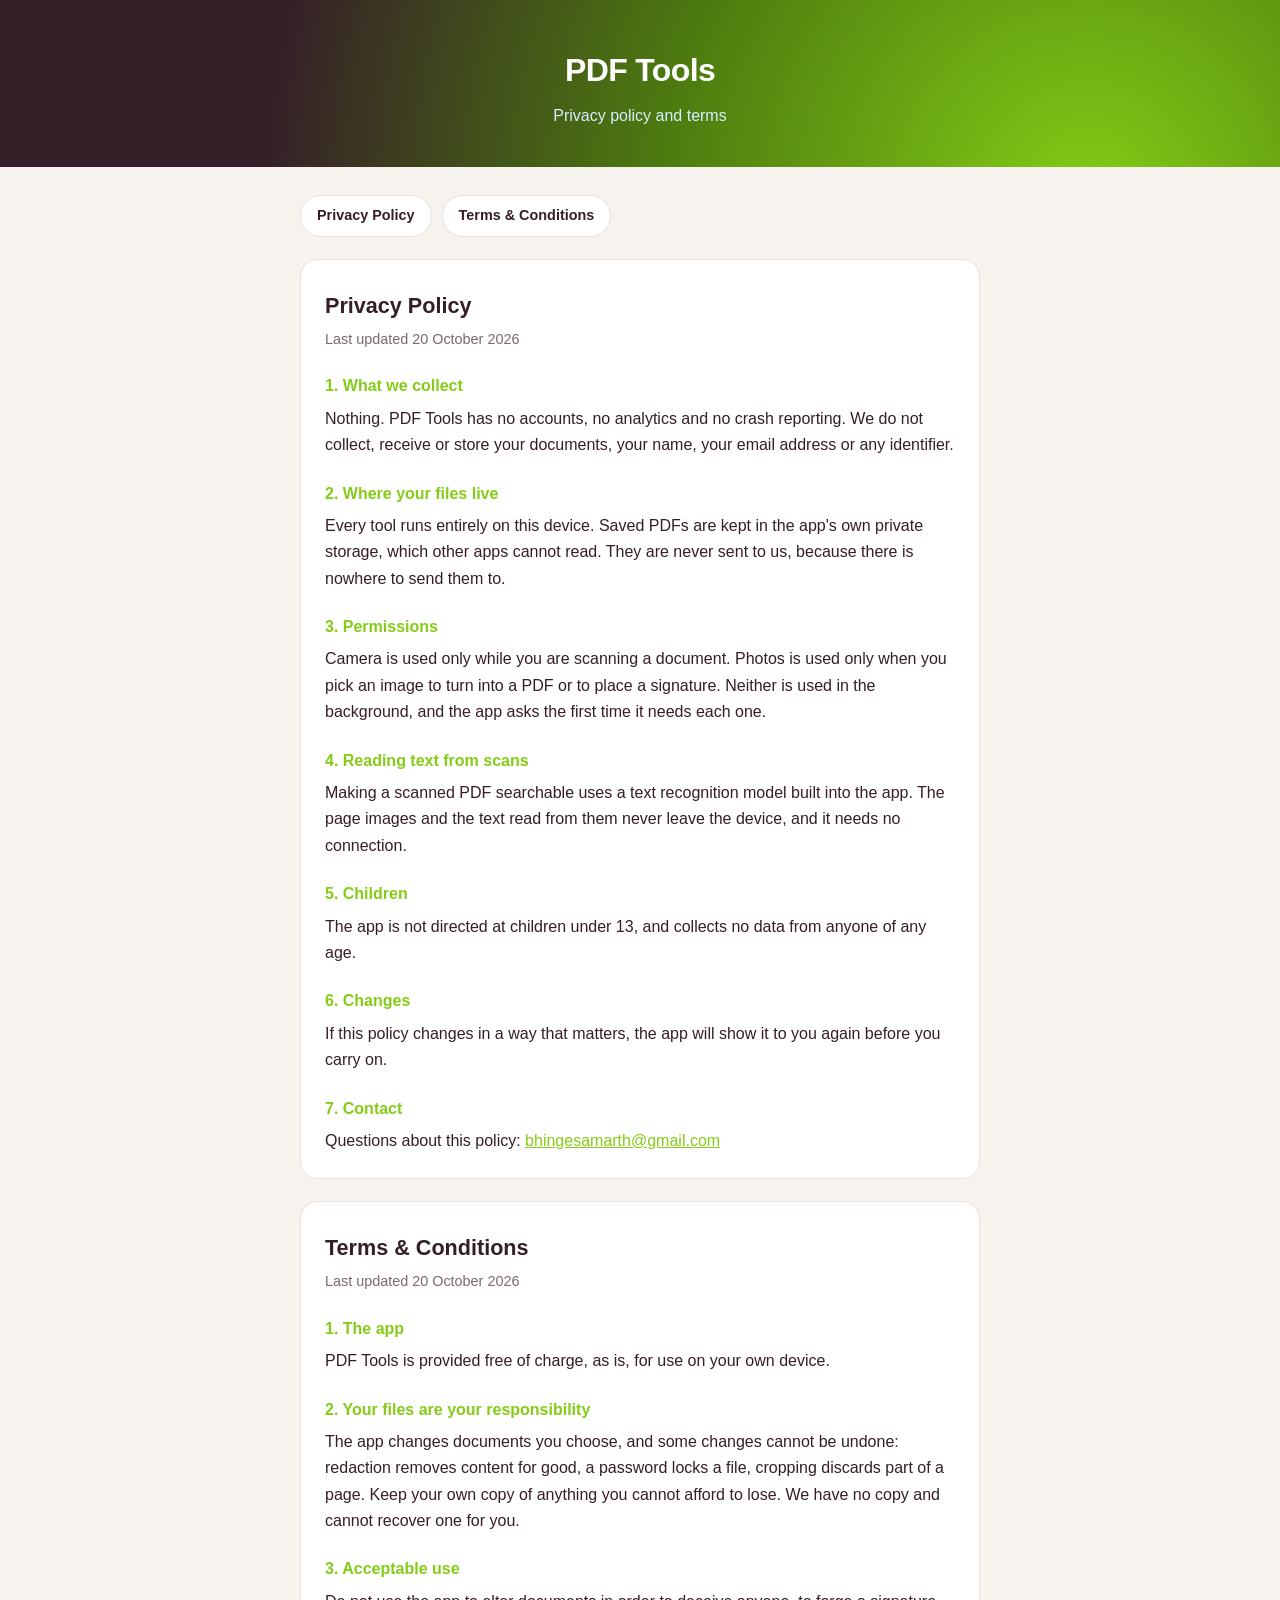
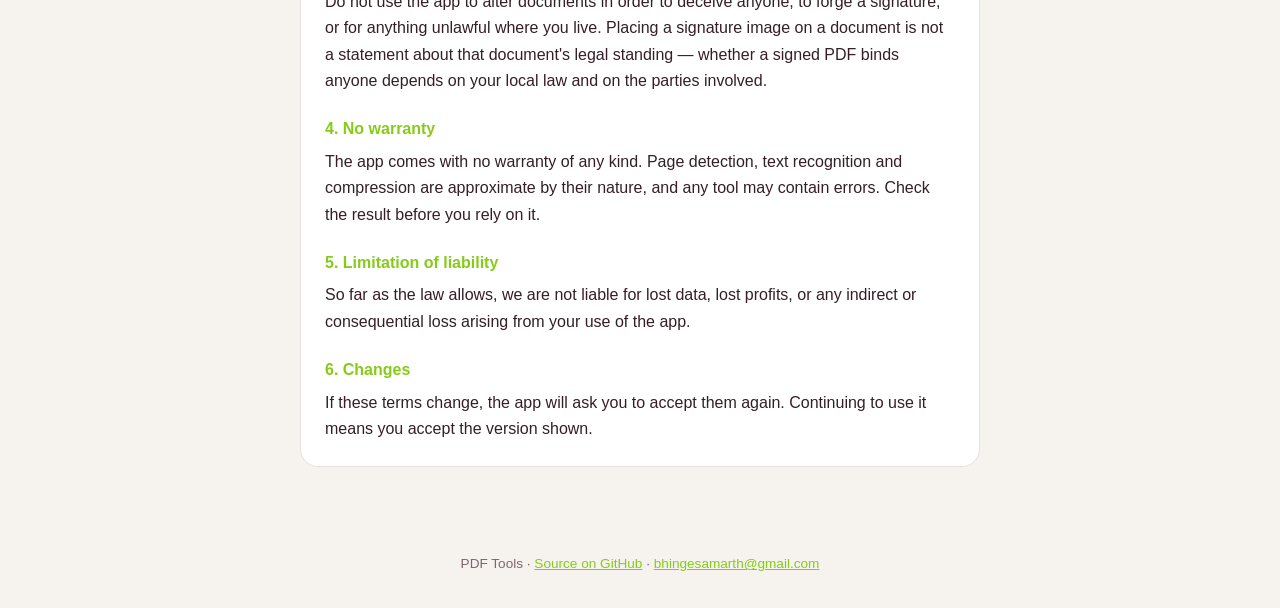
<file: docs/index.html>
<!doctype html>
<html lang="en">
<head>
<meta charset="utf-8">
<meta name="viewport" content="width=device-width, initial-scale=1">
<title>PDF Tools: Privacy Policy and Terms</title>
<meta name="description" content="Privacy policy and terms for PDF Tools, a free Android app with 24 PDF tools and a document scanner. Everything runs on your phone.">
<style>
  :root { --paper:#F6F2EE; --ink:#351E28; --sub:#7B6870; --accent:#84CC16; --card:#FFFFFF; --line:#E9E1DC; }
  @media (prefers-color-scheme: dark) { :root { --paper:#111110; --ink:#EDEDEB; --sub:#9C9C99; --card:#1A1A18; --line:#2A2A27; } }
  * { box-sizing:border-box; }
  body { margin:0; background:var(--paper); color:var(--ink); font:16px/1.65 -apple-system,"Segoe UI",Roboto,sans-serif; }
  header { background:#351E28; color:#fff; padding:44px 20px 38px; text-align:center;
           background-image:radial-gradient(circle at 85% 120%, #84CC16 0, #4D7C0F 38%, #351E28 75%); }
  header h1 { margin:0 0 6px; font-size:2rem; letter-spacing:-.02em; }
  header p { margin:0; color:#D7EFFF; }
  main { max-width:720px; margin:0 auto; padding:28px 20px 64px; }
  nav { display:flex; gap:10px; margin:0 0 22px; flex-wrap:wrap; }
  nav a { padding:8px 16px; border-radius:999px; background:var(--card); border:1px solid var(--line); color:var(--ink); text-decoration:none; font-weight:600; font-size:.9rem; }
  nav a:hover { border-color:var(--accent); }
  section { background:var(--card); border:1px solid var(--line); border-radius:18px; padding:8px 24px 18px; margin:0 0 22px; }
  h2 { font-size:1.35rem; margin:20px 0 4px; }
  h3 { font-size:1rem; margin:22px 0 2px; color:var(--accent); }
  p { margin:6px 0; color:var(--ink); }
  a { color:var(--accent); }
  .meta { color:var(--sub); font-size:.9rem; margin:0 0 6px; }
  footer { text-align:center; color:var(--sub); font-size:.85rem; padding-bottom:32px; }
</style>
</head>
<body>
<header>
  <h1>PDF Tools</h1>
  <p>Privacy policy and terms</p>
</header>
<main>
  <nav><a href="#privacy">Privacy Policy</a><a href="#terms">Terms &amp; Conditions</a></nav>
  <section id="privacy">
    <h2>Privacy Policy</h2>
    <p class="meta">Last updated 20 October 2026</p>
    <h3>1. What we collect</h3>
<p>Nothing. PDF Tools has no accounts, no analytics and no crash reporting. We do not collect, receive or store your documents, your name, your email address or any identifier.</p>
<h3>2. Where your files live</h3>
<p>Every tool runs entirely on this device. Saved PDFs are kept in the app&#x27;s own private storage, which other apps cannot read. They are never sent to us, because there is nowhere to send them to.</p>
<h3>3. Permissions</h3>
<p>Camera is used only while you are scanning a document. Photos is used only when you pick an image to turn into a PDF or to place a signature. Neither is used in the background, and the app asks the first time it needs each one.</p>
<h3>4. Reading text from scans</h3>
<p>Making a scanned PDF searchable uses a text recognition model built into the app. The page images and the text read from them never leave the device, and it needs no connection.</p>
<h3>5. Children</h3>
<p>The app is not directed at children under 13, and collects no data from anyone of any age.</p>
<h3>6. Changes</h3>
<p>If this policy changes in a way that matters, the app will show it to you again before you carry on.</p>
<h3>7. Contact</h3>
<p>Questions about this policy: <a href="mailto:bhingesamarth@gmail.com">bhingesamarth@gmail.com</a></p>
  </section>
  <section id="terms">
    <h2>Terms &amp; Conditions</h2>
    <p class="meta">Last updated 20 October 2026</p>
    <h3>1. The app</h3>
<p>PDF Tools is provided free of charge, as is, for use on your own device.</p>
<h3>2. Your files are your responsibility</h3>
<p>The app changes documents you choose, and some changes cannot be undone: redaction removes content for good, a password locks a file, cropping discards part of a page. Keep your own copy of anything you cannot afford to lose. We have no copy and cannot recover one for you.</p>
<h3>3. Acceptable use</h3>
<p>Do not use the app to alter documents in order to deceive anyone, to forge a signature, or for anything unlawful where you live. Placing a signature image on a document is not a statement about that document&#x27;s legal standing — whether a signed PDF binds anyone depends on your local law and on the parties involved.</p>
<h3>4. No warranty</h3>
<p>The app comes with no warranty of any kind. Page detection, text recognition and compression are approximate by their nature, and any tool may contain errors. Check the result before you rely on it.</p>
<h3>5. Limitation of liability</h3>
<p>So far as the law allows, we are not liable for lost data, lost profits, or any indirect or consequential loss arising from your use of the app.</p>
<h3>6. Changes</h3>
<p>If these terms change, the app will ask you to accept them again. Continuing to use it means you accept the version shown.</p>
  </section>
</main>
<footer>PDF Tools &middot; <a href="https://github.com/sammyZi/pdf-tools">Source on GitHub</a> &middot; <a href="mailto:bhingesamarth@gmail.com">bhingesamarth@gmail.com</a></footer>
</body>
</html>
</file>
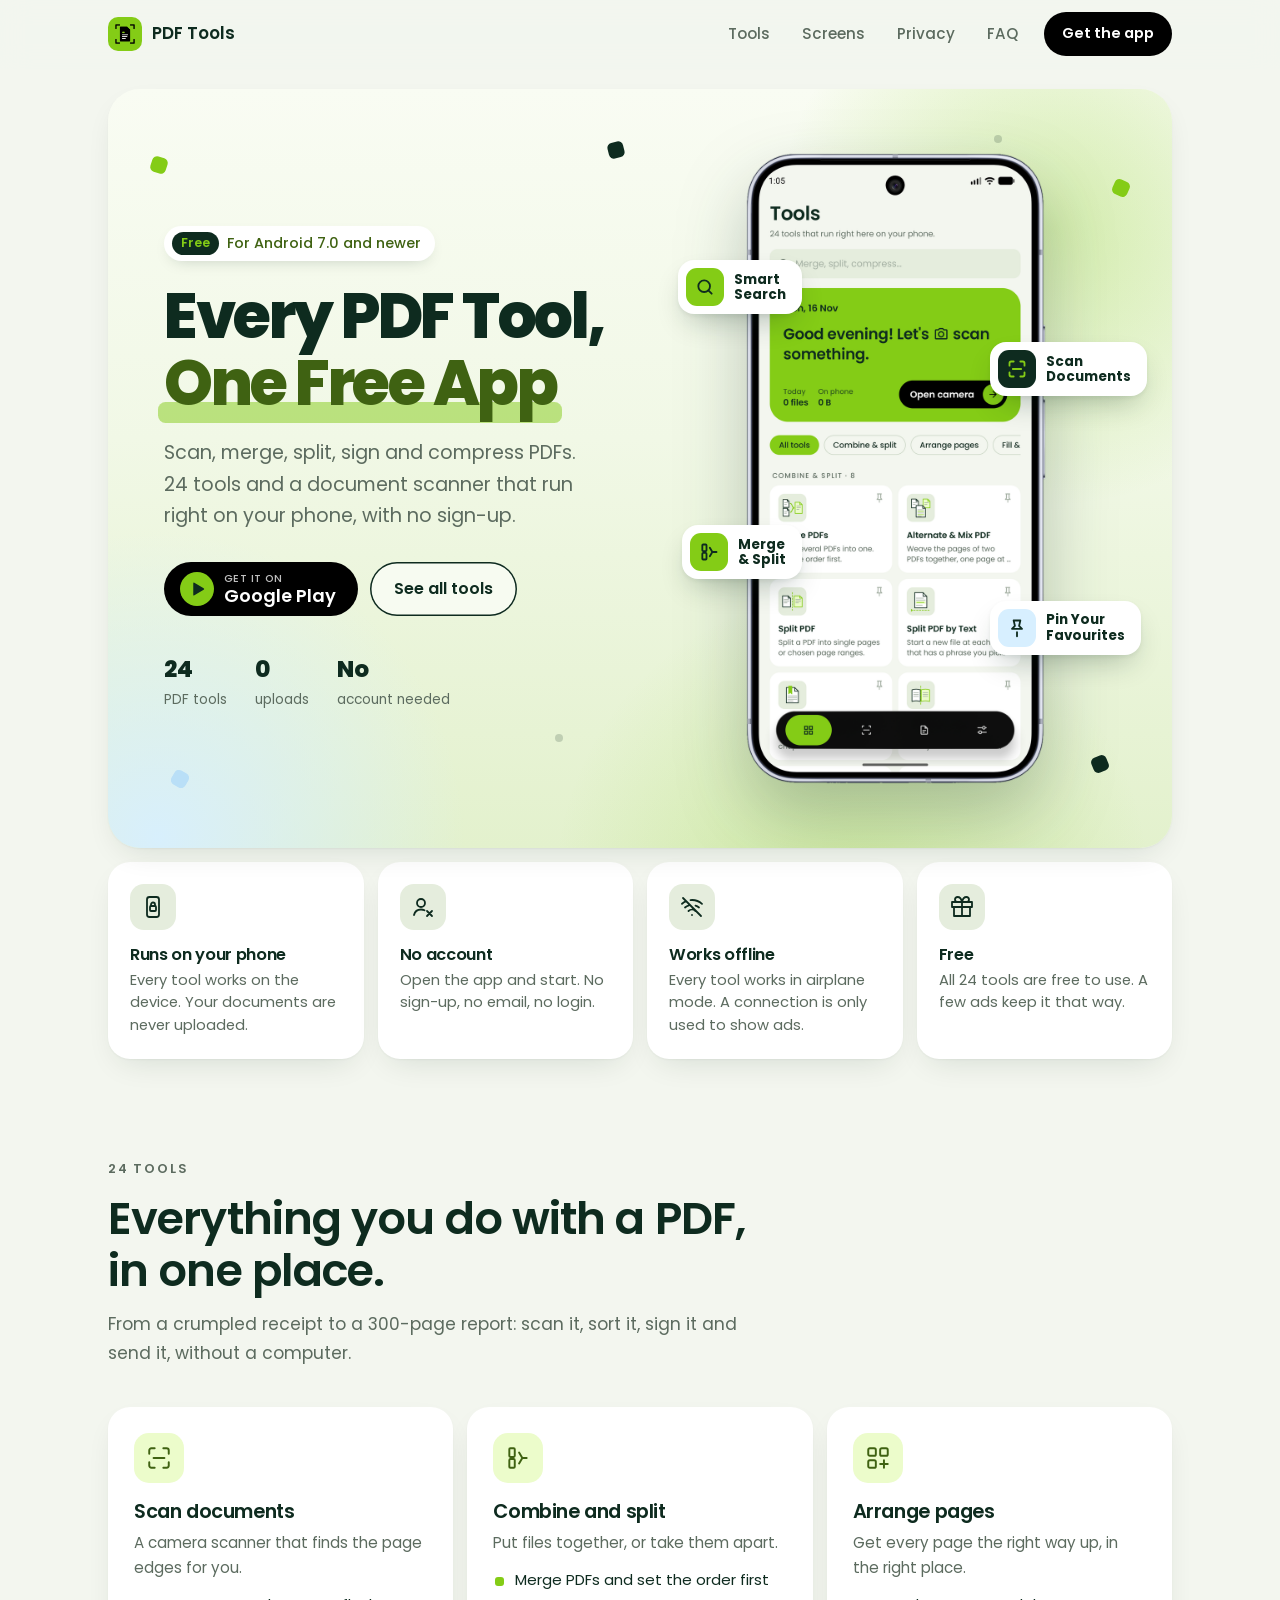
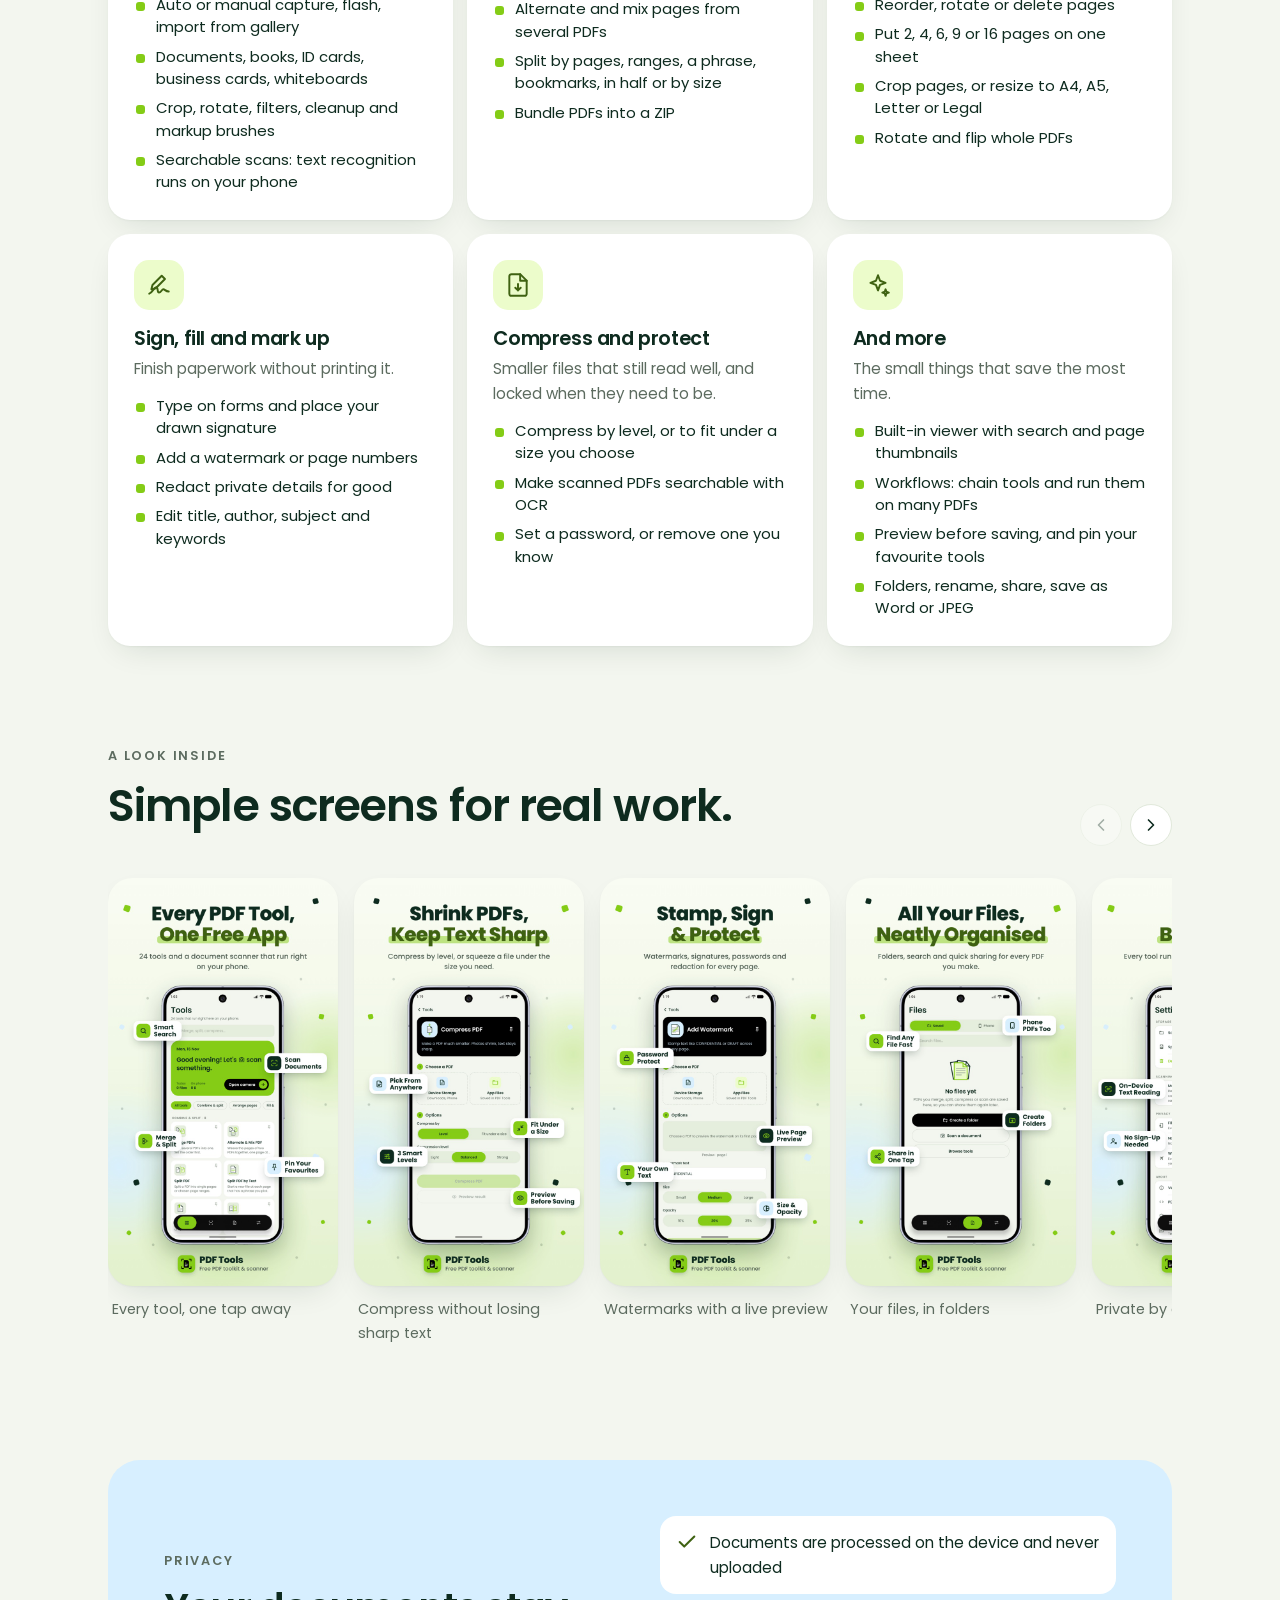
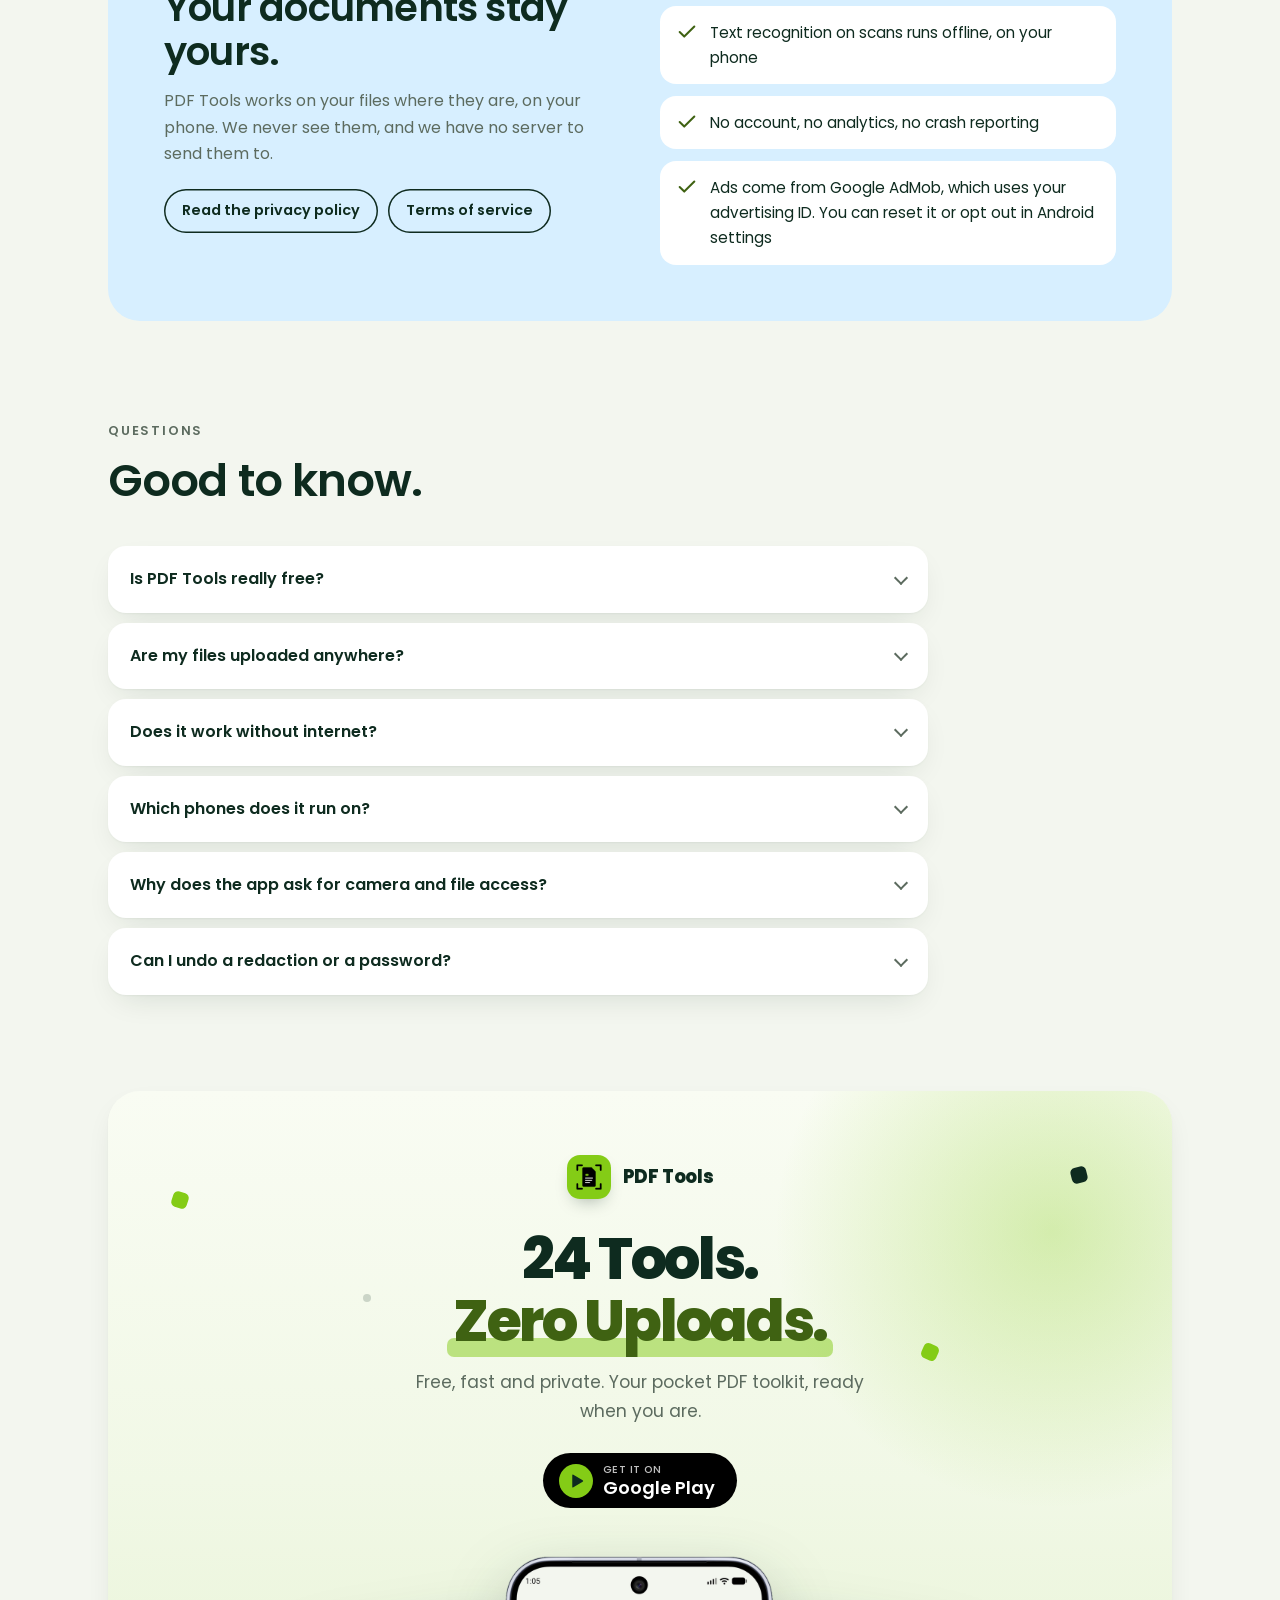
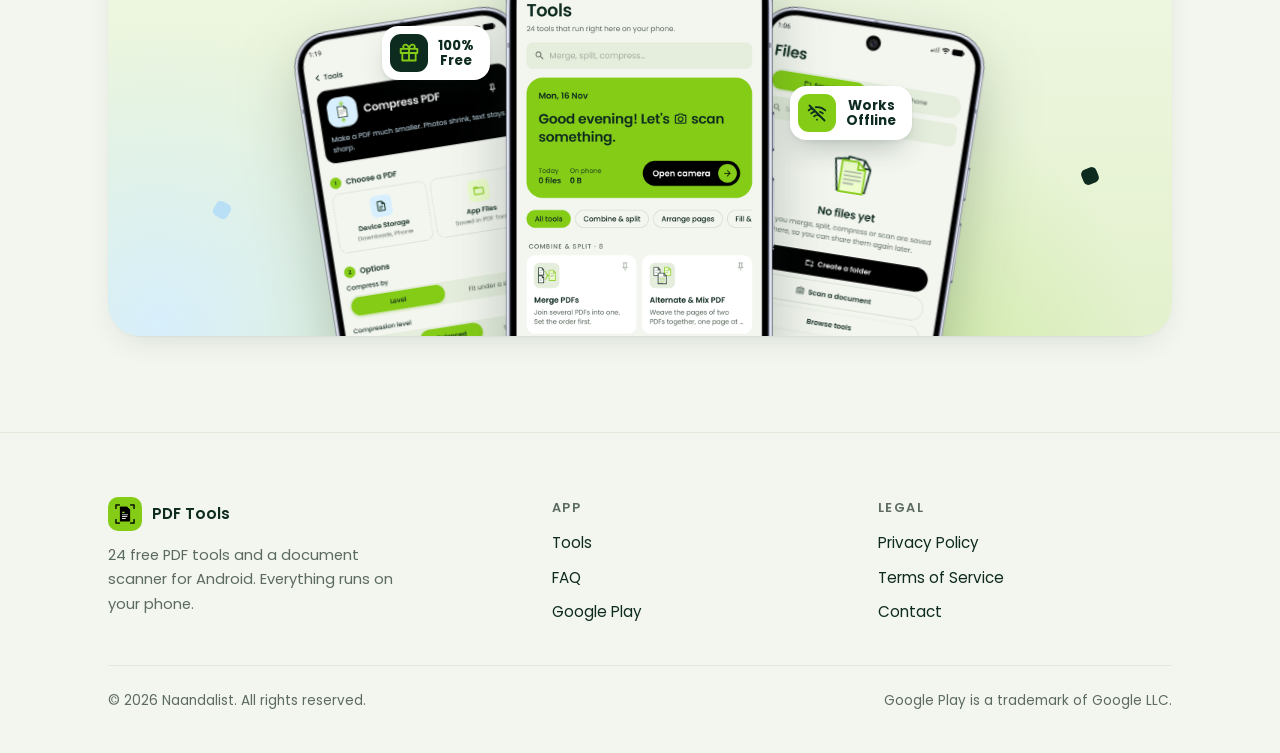
<file: website/index.html>
<!doctype html>
<html lang="en">
<head>
<meta charset="utf-8">
<meta name="viewport" content="width=device-width, initial-scale=1">
<title>PDF Tools – Scan, merge, split and compress PDFs on Android</title>
<meta name="description" content="24 free PDF tools and a document scanner for Android. Merge, split, sign, compress and scan PDFs right on your phone. No account, works offline.">
<meta name="theme-color" content="#84cc16">
<link rel="icon" type="image/png" href="assets/favicon.png">
<link rel="apple-touch-icon" href="assets/icon-512.png">
<meta property="og:type" content="website">
<meta property="og:title" content="PDF Tools – every PDF tool, right on your phone">
<meta property="og:description" content="24 free PDF tools and a document scanner for Android. Your files never leave your phone.">
<meta property="og:image" content="assets/og-image.jpg">
<meta name="twitter:card" content="summary_large_image">
<link rel="preconnect" href="https://fonts.googleapis.com">
<link rel="preconnect" href="https://fonts.gstatic.com" crossorigin>
<link href="https://fonts.googleapis.com/css2?family=Poppins:wght@400;500;600;700;800&display=swap" rel="stylesheet">
<link rel="stylesheet" href="css/style.css">
<script src="js/main.js"></script>
</head>
<body>
<a class="skip" href="#main">Skip to content</a>

<header class="site-header">
  <nav class="wrap nav" aria-label="Main">
    <a class="brand" href="./"><img src="assets/icon-512.png" alt="" width="34" height="34">PDF Tools</a>
    <ul class="nav-links" id="nav-links">
      <li><a href="#tools">Tools</a></li>
      <li><a href="#screens">Screens</a></li>
      <li><a href="#privacy">Privacy</a></li>
      <li><a href="#faq">FAQ</a></li>
    </ul>
    <a class="btn btn-dark btn-sm" href="https://play.google.com/store/apps/details?id=com.naandalist.pdf_tools">Get the app</a>
    <button class="icon-btn menu-btn" type="button" aria-label="Menu" aria-controls="nav-links" aria-expanded="false">
      <svg viewBox="0 0 24 24" fill="none" stroke="currentColor" stroke-width="2" stroke-linecap="round"><path d="M4 7h16M4 12h16M4 17h16"/></svg>
    </button>
  </nav>
</header>

<main id="main">
  <section class="hero">
    <div class="wrap">
      <div class="hero-card">
        <div class="hero-deco" aria-hidden="true">
          <span class="blob b1"></span><span class="blob b2"></span><span class="blob b3"></span>
          <i style="left:4%;top:9%;background:var(--lime);transform:rotate(18deg)"></i>
          <i style="left:47%;top:7%;background:var(--forest);transform:rotate(-14deg)"></i>
          <i style="right:4%;top:12%;background:var(--lime);transform:rotate(24deg)"></i>
          <i style="left:6%;bottom:8%;background:#b9dff7;transform:rotate(30deg)"></i>
          <i style="right:6%;bottom:10%;background:var(--forest);transform:rotate(-22deg)"></i>
          <i class="dot" style="left:42%;bottom:14%"></i><i class="dot" style="right:16%;top:6%"></i>
        </div>
        <div class="hero-copy">
          <span class="eyebrow"><b>Free</b> For Android 7.0 and newer</span>
          <h1>Every PDF Tool,<br><span class="hl">One Free App</span></h1>
          <p class="lede">Scan, merge, split, sign and compress PDFs. 24 tools and a document scanner that run right on your phone, with no sign-up.</p>
          <div class="hero-ctas">
            <a class="btn btn-dark btn-play" href="https://play.google.com/store/apps/details?id=com.naandalist.pdf_tools">
              <span class="disc"><svg viewBox="0 0 24 24" fill="currentColor"><path d="M7 4.5v15a1 1 0 0 0 1.5.86l12.4-7.5a1 1 0 0 0 0-1.72L8.5 3.64A1 1 0 0 0 7 4.5z"/></svg></span>
              <div><small>Get it on</small><span>Google Play</span></div>
            </a>
            <a class="btn btn-ghost" href="#tools">See all tools</a>
          </div>
          <div class="hero-stats">
            <div><strong>24</strong>PDF tools</div>
            <div><strong>0</strong>uploads</div>
            <div><strong>No</strong>account needed</div>
          </div>
        </div>
        <div class="hero-shot">
          <img src="assets/hero-phone.png" alt="The PDF Tools home screen with the scanner card and a grid of tools" width="720" height="1514" fetchpriority="high">
          <div class="hchip l" style="top:17%"><span class="ic"><svg viewBox="0 0 24 24" fill="none" stroke="currentColor" stroke-width="2.2" stroke-linecap="round" stroke-linejoin="round"><circle cx="11" cy="11" r="7"/><path d="m20 20-4-4"/></svg></span><b>Smart<br>Search</b></div>
          <div class="hchip r dark" style="top:30%"><span class="ic"><svg viewBox="0 0 24 24" fill="none" stroke="currentColor" stroke-width="2.2" stroke-linecap="round" stroke-linejoin="round"><path d="M3 8V5a2 2 0 0 1 2-2h3M16 3h3a2 2 0 0 1 2 2v3M21 16v3a2 2 0 0 1-2 2h-3M8 21H5a2 2 0 0 1-2-2v-3M7 12h10"/></svg></span><b>Scan<br>Documents</b></div>
          <div class="hchip l" style="top:59%"><span class="ic"><svg viewBox="0 0 24 24" fill="none" stroke="currentColor" stroke-width="2.2" stroke-linecap="round" stroke-linejoin="round"><path d="M8 3H5a1 1 0 0 0-1 1v6a1 1 0 0 0 1 1h3a1 1 0 0 0 1-1V4a1 1 0 0 0-1-1zM8 13H5a1 1 0 0 0-1 1v6a1 1 0 0 0 1 1h3a1 1 0 0 0 1-1v-6a1 1 0 0 0-1-1zM13 7l3 5-3 5M16 12h5"/></svg></span><b>Merge<br>&amp; Split</b></div>
          <div class="hchip r cool" style="top:71%"><span class="ic"><svg viewBox="0 0 24 24" fill="none" stroke="currentColor" stroke-width="2.2" stroke-linecap="round" stroke-linejoin="round"><path d="M12 17v5M8 3h8l-1.5 6.5L18 13H6l3.5-3.5z"/></svg></span><b>Pin Your<br>Favourites</b></div>
        </div>
      </div>

      <div class="promises">
        <div class="promise reveal">
          <div class="glyph"><svg viewBox="0 0 24 24" fill="none" stroke="currentColor" stroke-width="1.8" stroke-linecap="round" stroke-linejoin="round"><rect x="6" y="2" width="12" height="20" rx="2.5"/><rect x="9" y="11" width="6" height="5" rx="1"/><path d="M10 11V9.5a2 2 0 0 1 4 0V11"/></svg></div>
          <h3>Runs on your phone</h3>
          <p>Every tool works on the device. Your documents are never uploaded.</p>
        </div>
        <div class="promise reveal">
          <div class="glyph"><svg viewBox="0 0 24 24" fill="none" stroke="currentColor" stroke-width="1.8" stroke-linecap="round" stroke-linejoin="round"><circle cx="10" cy="8" r="4"/><path d="M3 20c.8-3.4 3.6-5.5 7-5.5 1.3 0 2.5.3 3.5.8M16 16l5 5M21 16l-5 5"/></svg></div>
          <h3>No account</h3>
          <p>Open the app and start. No sign-up, no email, no login.</p>
        </div>
        <div class="promise reveal">
          <div class="glyph"><svg viewBox="0 0 24 24" fill="none" stroke="currentColor" stroke-width="1.8" stroke-linecap="round" stroke-linejoin="round"><path d="M2 8.8a15 15 0 0 1 4.2-2.6M10.5 5.1A15 15 0 0 1 22 8.8M5 12.5a10 10 0 0 1 4-2.2M15.5 10.6a10 10 0 0 1 3.5 1.9M8.5 16a5 5 0 0 1 7 0M12 20h.01M3 3l18 18"/></svg></div>
          <h3>Works offline</h3>
          <p>Every tool works in airplane mode. A connection is only used to show ads.</p>
        </div>
        <div class="promise reveal">
          <div class="glyph"><svg viewBox="0 0 24 24" fill="none" stroke="currentColor" stroke-width="1.8" stroke-linecap="round" stroke-linejoin="round"><path d="M20 12v9H4v-9M2 7h20v5H2zM12 21V7M12 7H7.5a2.5 2.5 0 1 1 0-5C11 2 12 7 12 7zM12 7h4.5a2.5 2.5 0 1 0 0-5C13 2 12 7 12 7z"/></svg></div>
          <h3>Free</h3>
          <p>All 24 tools are free to use. A few ads keep it that way.</p>
        </div>
      </div>
    </div>
  </section>

  <section class="section" id="tools">
    <div class="wrap">
      <div class="section-head reveal">
        <span class="kicker">24 tools</span>
        <h2>Everything you do with a PDF, in one place.</h2>
        <p>From a crumpled receipt to a 300-page report: scan it, sort it, sign it and send it, without a computer.</p>
      </div>
      <div class="tools">
        <article class="tool reveal">
          <div class="glyph"><svg viewBox="0 0 24 24" fill="none" stroke="currentColor" stroke-width="1.8" stroke-linecap="round" stroke-linejoin="round"><path d="M3 8V5a2 2 0 0 1 2-2h3M16 3h3a2 2 0 0 1 2 2v3M21 16v3a2 2 0 0 1-2 2h-3M8 21H5a2 2 0 0 1-2-2v-3M7 12h10"/></svg></div>
          <h3>Scan documents</h3>
          <p>A camera scanner that finds the page edges for you.</p>
          <ul>
            <li>Auto or manual capture, flash, import from gallery</li>
            <li>Documents, books, ID cards, business cards, whiteboards</li>
            <li>Crop, rotate, filters, cleanup and markup brushes</li>
            <li>Searchable scans: text recognition runs on your phone</li>
          </ul>
        </article>
        <article class="tool reveal">
          <div class="glyph"><svg viewBox="0 0 24 24" fill="none" stroke="currentColor" stroke-width="1.8" stroke-linecap="round" stroke-linejoin="round"><path d="M8 3H5a1 1 0 0 0-1 1v6a1 1 0 0 0 1 1h3a1 1 0 0 0 1-1V4a1 1 0 0 0-1-1zM8 13H5a1 1 0 0 0-1 1v6a1 1 0 0 0 1 1h3a1 1 0 0 0 1-1v-6a1 1 0 0 0-1-1zM13 7l3 5-3 5M16 12h4"/></svg></div>
          <h3>Combine and split</h3>
          <p>Put files together, or take them apart.</p>
          <ul>
            <li>Merge PDFs and set the order first</li>
            <li>Alternate and mix pages from several PDFs</li>
            <li>Split by pages, ranges, a phrase, bookmarks, in half or by size</li>
            <li>Bundle PDFs into a ZIP</li>
          </ul>
        </article>
        <article class="tool reveal">
          <div class="glyph"><svg viewBox="0 0 24 24" fill="none" stroke="currentColor" stroke-width="1.8" stroke-linecap="round" stroke-linejoin="round"><rect x="3" y="3" width="7" height="7" rx="1.5"/><rect x="14" y="3" width="7" height="7" rx="1.5"/><rect x="3" y="14" width="7" height="7" rx="1.5"/><path d="M17.5 14v7M14 17.5h7"/></svg></div>
          <h3>Arrange pages</h3>
          <p>Get every page the right way up, in the right place.</p>
          <ul>
            <li>Reorder, rotate or delete pages</li>
            <li>Put 2, 4, 6, 9 or 16 pages on one sheet</li>
            <li>Crop pages, or resize to A4, A5, Letter or Legal</li>
            <li>Rotate and flip whole PDFs</li>
          </ul>
        </article>
        <article class="tool reveal">
          <div class="glyph"><svg viewBox="0 0 24 24" fill="none" stroke="currentColor" stroke-width="1.8" stroke-linecap="round" stroke-linejoin="round"><path d="M3 20c3-1 4.5-6 6.5-6S10 19 12 19s2.5-3 4-3 2 2 5 2"/><path d="M14.5 3.5l3 3L9 15l-4 1 1-4z"/></svg></div>
          <h3>Sign, fill and mark up</h3>
          <p>Finish paperwork without printing it.</p>
          <ul>
            <li>Type on forms and place your drawn signature</li>
            <li>Add a watermark or page numbers</li>
            <li>Redact private details for good</li>
            <li>Edit title, author, subject and keywords</li>
          </ul>
        </article>
        <article class="tool reveal">
          <div class="glyph"><svg viewBox="0 0 24 24" fill="none" stroke="currentColor" stroke-width="1.8" stroke-linecap="round" stroke-linejoin="round"><path d="M14 2H6a2 2 0 0 0-2 2v16a2 2 0 0 0 2 2h12a2 2 0 0 0 2-2V8z"/><path d="M14 2v6h6M12 11v6M9.5 14.5 12 17l2.5-2.5"/></svg></div>
          <h3>Compress and protect</h3>
          <p>Smaller files that still read well, and locked when they need to be.</p>
          <ul>
            <li>Compress by level, or to fit under a size you choose</li>
            <li>Make scanned PDFs searchable with OCR</li>
            <li>Set a password, or remove one you know</li>
          </ul>
        </article>
        <article class="tool reveal">
          <div class="glyph"><svg viewBox="0 0 24 24" fill="none" stroke="currentColor" stroke-width="1.8" stroke-linecap="round" stroke-linejoin="round"><path d="M12 3l1.9 5.1L19 10l-5.1 1.9L12 17l-1.9-5.1L5 10l5.1-1.9zM19 16l.8 2.2L22 19l-2.2.8L19 22l-.8-2.2L16 19l2.2-.8z"/></svg></div>
          <h3>And more</h3>
          <p>The small things that save the most time.</p>
          <ul>
            <li>Built-in viewer with search and page thumbnails</li>
            <li>Workflows: chain tools and run them on many PDFs</li>
            <li>Preview before saving, and pin your favourite tools</li>
            <li>Folders, rename, share, save as Word or JPEG</li>
          </ul>
        </article>
      </div>
    </div>
  </section>

  <section class="section" id="screens">
    <div class="wrap">
      <div class="rail-head">
        <div class="section-head reveal">
          <span class="kicker">A look inside</span>
          <h2>Simple screens for real work.</h2>
        </div>
        <div class="rail-ctrl">
          <button class="icon-btn" type="button" data-rail="prev" aria-label="Previous screenshot"><svg viewBox="0 0 24 24" fill="none" stroke="currentColor" stroke-width="2" stroke-linecap="round" stroke-linejoin="round"><path d="M15 18l-6-6 6-6"/></svg></button>
          <button class="icon-btn" type="button" data-rail="next" aria-label="Next screenshot"><svg viewBox="0 0 24 24" fill="none" stroke="currentColor" stroke-width="2" stroke-linecap="round" stroke-linejoin="round"><path d="M9 18l6-6-6-6"/></svg></button>
        </div>
      </div>
      <div class="rail" tabindex="0" aria-label="App screenshots">
        <figure><img src="assets/shots/01-all-tools.jpg" alt="Every PDF tool, one free app: the home screen with search, the scanner and the tool grid" width="720" height="1280" loading="lazy"><figcaption>Every tool, one tap away</figcaption></figure>
        <figure><img src="assets/shots/02-compress.jpg" alt="Shrink PDFs, keep text sharp: the Compress PDF screen with levels and fit-under-a-size" width="720" height="1280" loading="lazy"><figcaption>Compress without losing sharp text</figcaption></figure>
        <figure><img src="assets/shots/03-watermark.jpg" alt="Stamp, sign and protect: the Add Watermark screen with a live preview" width="720" height="1280" loading="lazy"><figcaption>Watermarks with a live preview</figcaption></figure>
        <figure><img src="assets/shots/04-files.jpg" alt="All your files, neatly organised: the Files screen with folders and search" width="720" height="1280" loading="lazy"><figcaption>Your files, in folders</figcaption></figure>
        <figure><img src="assets/shots/05-private.jpg" alt="Private by design: settings showing files stay on the phone and work offline" width="720" height="1280" loading="lazy"><figcaption>Private by design</figcaption></figure>
        <figure><img src="assets/shots/06-overview.jpg" alt="24 tools, zero uploads: three app screens side by side" width="720" height="1280" loading="lazy"><figcaption>24 tools, zero uploads</figcaption></figure>
      </div>
    </div>
  </section>

  <section class="section" id="privacy">
    <div class="wrap">
      <div class="band reveal">
        <div>
          <span class="kicker">Privacy</span>
          <h2>Your documents stay yours.</h2>
          <p>PDF Tools works on your files where they are, on your phone. We never see them, and we have no server to send them to.</p>
          <div class="links">
            <a class="btn btn-ghost btn-sm" href="privacy.html">Read the privacy policy</a>
            <a class="btn btn-ghost btn-sm" href="terms.html">Terms of service</a>
          </div>
        </div>
        <ul class="checks">
          <li><svg viewBox="0 0 24 24" fill="none" stroke="currentColor" stroke-width="2.2" stroke-linecap="round" stroke-linejoin="round"><path d="M20 6 9 17l-5-5"/></svg>Documents are processed on the device and never uploaded</li>
          <li><svg viewBox="0 0 24 24" fill="none" stroke="currentColor" stroke-width="2.2" stroke-linecap="round" stroke-linejoin="round"><path d="M20 6 9 17l-5-5"/></svg>Text recognition on scans runs offline, on your phone</li>
          <li><svg viewBox="0 0 24 24" fill="none" stroke="currentColor" stroke-width="2.2" stroke-linecap="round" stroke-linejoin="round"><path d="M20 6 9 17l-5-5"/></svg>No account, no analytics, no crash reporting</li>
          <li><svg viewBox="0 0 24 24" fill="none" stroke="currentColor" stroke-width="2.2" stroke-linecap="round" stroke-linejoin="round"><path d="M20 6 9 17l-5-5"/></svg>Ads come from Google AdMob, which uses your advertising ID. You can reset it or opt out in Android settings</li>
        </ul>
      </div>
    </div>
  </section>

  <section class="section" id="faq">
    <div class="wrap">
      <div class="section-head reveal">
        <span class="kicker">Questions</span>
        <h2>Good to know.</h2>
      </div>
      <div class="faq reveal">
        <details>
          <summary>Is PDF Tools really free?</summary>
          <p>Yes. All 24 tools and the scanner are free, with no limits on files or pages. The app shows a few ads to pay for its development.</p>
        </details>
        <details>
          <summary>Are my files uploaded anywhere?</summary>
          <p>No. Every tool runs on your phone, and the files you make are saved in the app's own private storage. We don't have a server that could receive them.</p>
        </details>
        <details>
          <summary>Does it work without internet?</summary>
          <p>Yes. Every tool, the scanner and text recognition work in airplane mode. The internet connection is only used to load ads.</p>
        </details>
        <details>
          <summary>Which phones does it run on?</summary>
          <p>Android 7.0 or newer. The built-in PDF viewer needs Android 9 or newer; on older phones PDFs open in your usual viewer instead.</p>
        </details>
        <details>
          <summary>Why does the app ask for camera and file access?</summary>
          <p>The camera is used only while you scan a document. File access lets the Files tab list the PDFs already on your phone; you turn it on yourself in system settings, and the app works without it.</p>
        </details>
        <details>
          <summary>Can I undo a redaction or a password?</summary>
          <p>Redaction removes content for good, which is the point. Every tool saves a new file and leaves your original as it is, so keep the original if you might need it.</p>
        </details>
      </div>
    </div>
  </section>

  <section class="section">
    <div class="wrap">
      <div class="cta reveal">
        <div class="hero-deco" aria-hidden="true">
          <span class="blob b1"></span><span class="blob b2"></span><span class="blob b3"></span>
          <i style="left:6%;top:12%;background:var(--lime);transform:rotate(18deg)"></i>
          <i style="right:8%;top:9%;background:var(--forest);transform:rotate(-14deg)"></i>
          <i style="right:22%;top:30%;background:var(--lime);transform:rotate(24deg)"></i>
          <i style="left:10%;bottom:14%;background:#b9dff7;transform:rotate(30deg)"></i>
          <i style="right:7%;bottom:18%;background:var(--forest);transform:rotate(-22deg)"></i>
          <i class="dot" style="left:24%;top:24%"></i><i class="dot" style="right:30%;bottom:30%"></i>
        </div>
        <span class="brand-row"><img src="assets/icon-512.png" alt="" width="44" height="44">PDF Tools</span>
        <h2>24 Tools.<br><span class="hl">Zero Uploads.</span></h2>
        <p>Free, fast and private. Your pocket PDF toolkit, ready when you are.</p>
        <a class="btn btn-dark btn-play" href="https://play.google.com/store/apps/details?id=com.naandalist.pdf_tools">
          <span class="disc"><svg viewBox="0 0 24 24" fill="currentColor"><path d="M7 4.5v15a1 1 0 0 0 1.5.86l12.4-7.5a1 1 0 0 0 0-1.72L8.5 3.64A1 1 0 0 0 7 4.5z"/></svg></span>
          <div><small>Get it on</small><span>Google Play</span></div>
        </a>
        <div class="cta-phones" aria-hidden="true">
          <img class="l" src="assets/phone-compress.png" alt="" width="480" height="1011" loading="lazy">
          <img class="r" src="assets/phone-files.png" alt="" width="480" height="1011" loading="lazy">
          <img class="c" src="assets/hero-phone.png" alt="" width="720" height="1514" loading="lazy">
          <div class="hchip l2 dark"><span class="ic"><svg viewBox="0 0 24 24" fill="none" stroke="currentColor" stroke-width="2.2" stroke-linecap="round" stroke-linejoin="round"><path d="M20 12v9H4v-9M2 7h20v5H2zM12 21V7M12 7H7.5a2.5 2.5 0 1 1 0-5C11 2 12 7 12 7zM12 7h4.5a2.5 2.5 0 1 0 0-5C13 2 12 7 12 7z"/></svg></span><b>100%<br>Free</b></div>
          <div class="hchip r2"><span class="ic"><svg viewBox="0 0 24 24" fill="none" stroke="currentColor" stroke-width="2.2" stroke-linecap="round" stroke-linejoin="round"><path d="M2 8.8a15 15 0 0 1 4.2-2.6M10.5 5.1A15 15 0 0 1 22 8.8M5 12.5a10 10 0 0 1 4-2.2M15.5 10.6a10 10 0 0 1 3.5 1.9M8.5 16a5 5 0 0 1 7 0M12 20h.01M3 3l18 18"/></svg></span><b>Works<br>Offline</b></div>
        </div>
      </div>
    </div>
  </section>
</main>

<footer class="site-footer">
  <div class="wrap">
    <div class="foot">
      <div>
        <a class="brand" href="./"><img src="assets/icon-512.png" alt="" width="34" height="34">PDF Tools</a>
        <p>24 free PDF tools and a document scanner for Android. Everything runs on your phone.</p>
      </div>
      <div>
        <h4>App</h4>
        <ul>
          <li><a href="#tools">Tools</a></li>
          <li><a href="#faq">FAQ</a></li>
          <li><a href="https://play.google.com/store/apps/details?id=com.naandalist.pdf_tools">Google Play</a></li>
        </ul>
      </div>
      <div>
        <h4>Legal</h4>
        <ul>
          <li><a href="privacy.html">Privacy Policy</a></li>
          <li><a href="terms.html">Terms of Service</a></li>
          <li><a href="mailto:listiananda.apriliawan@gmail.com">Contact</a></li>
        </ul>
      </div>
    </div>
    <div class="legal-line">
      <span>© <span data-year>2026</span> Naandalist. All rights reserved.</span>
      <span>Google Play is a trademark of Google LLC.</span>
    </div>
  </div>
</footer>
</body>
</html>
</file>
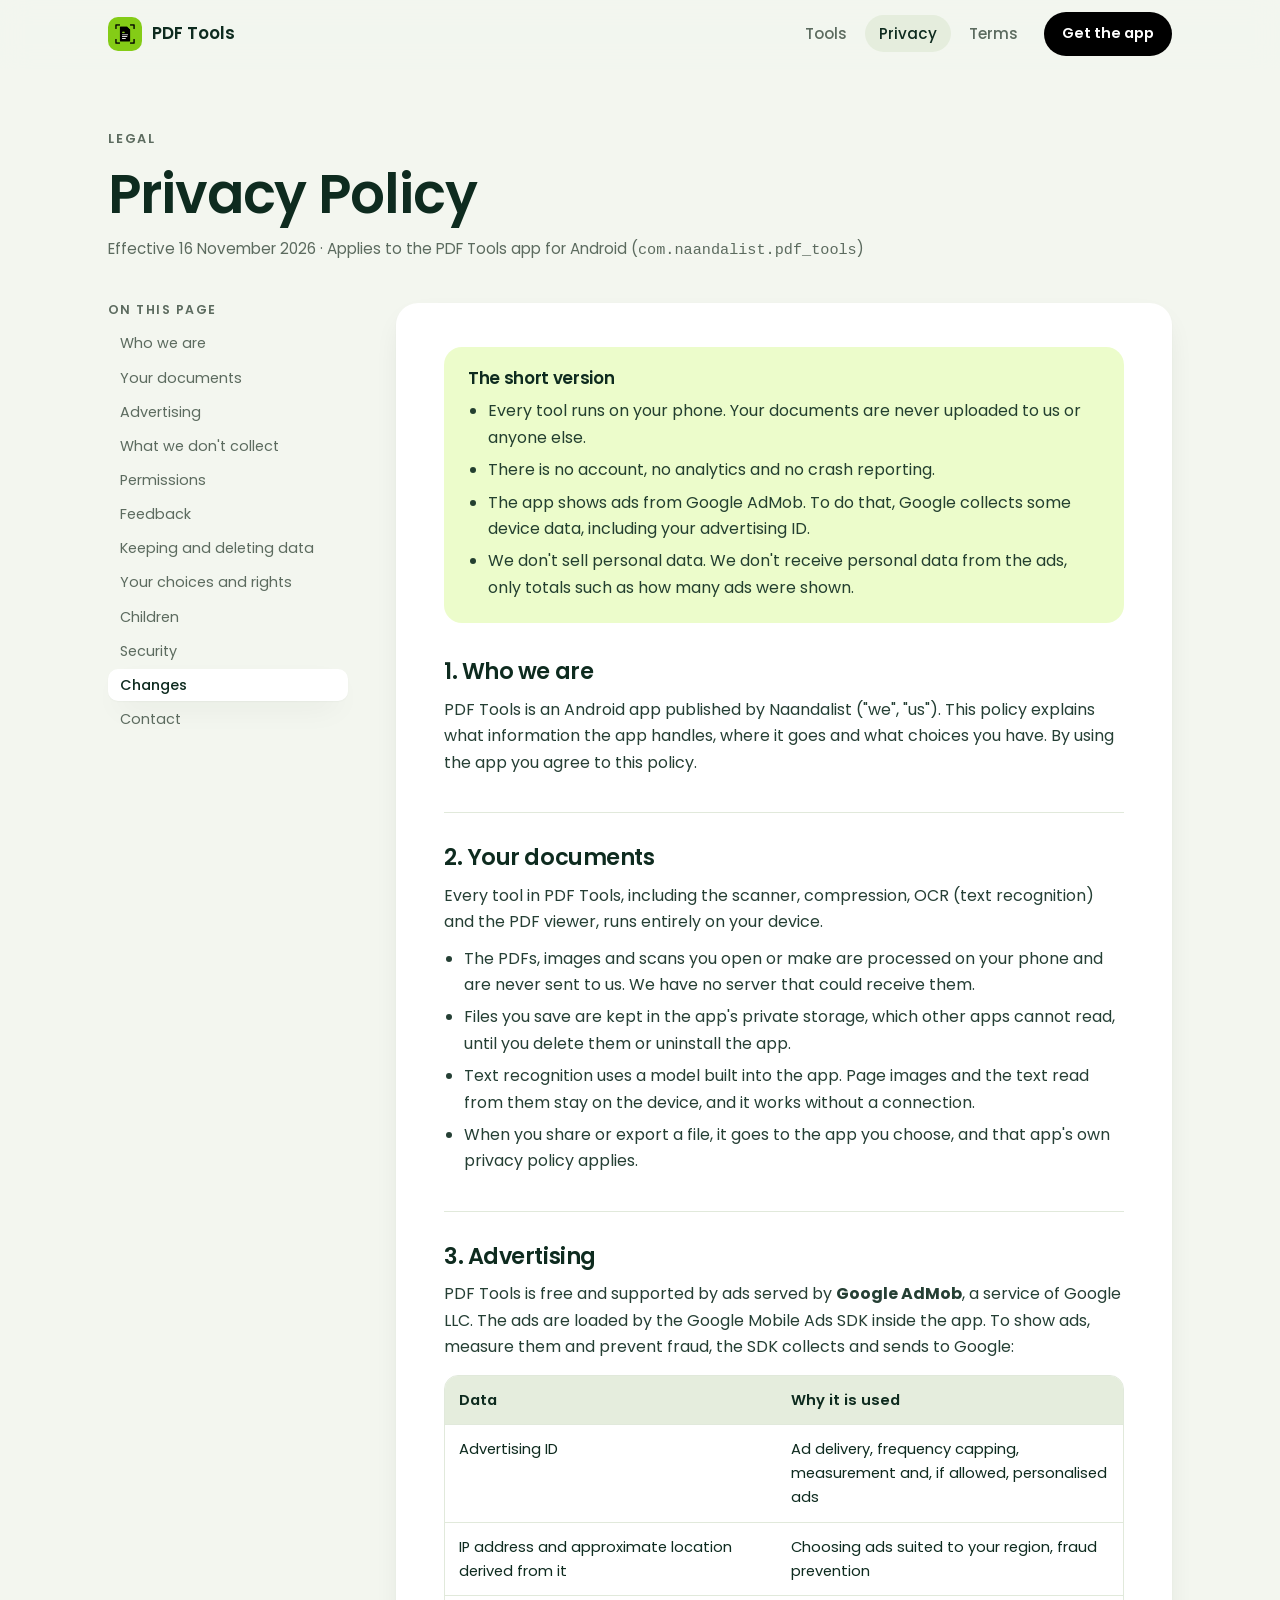
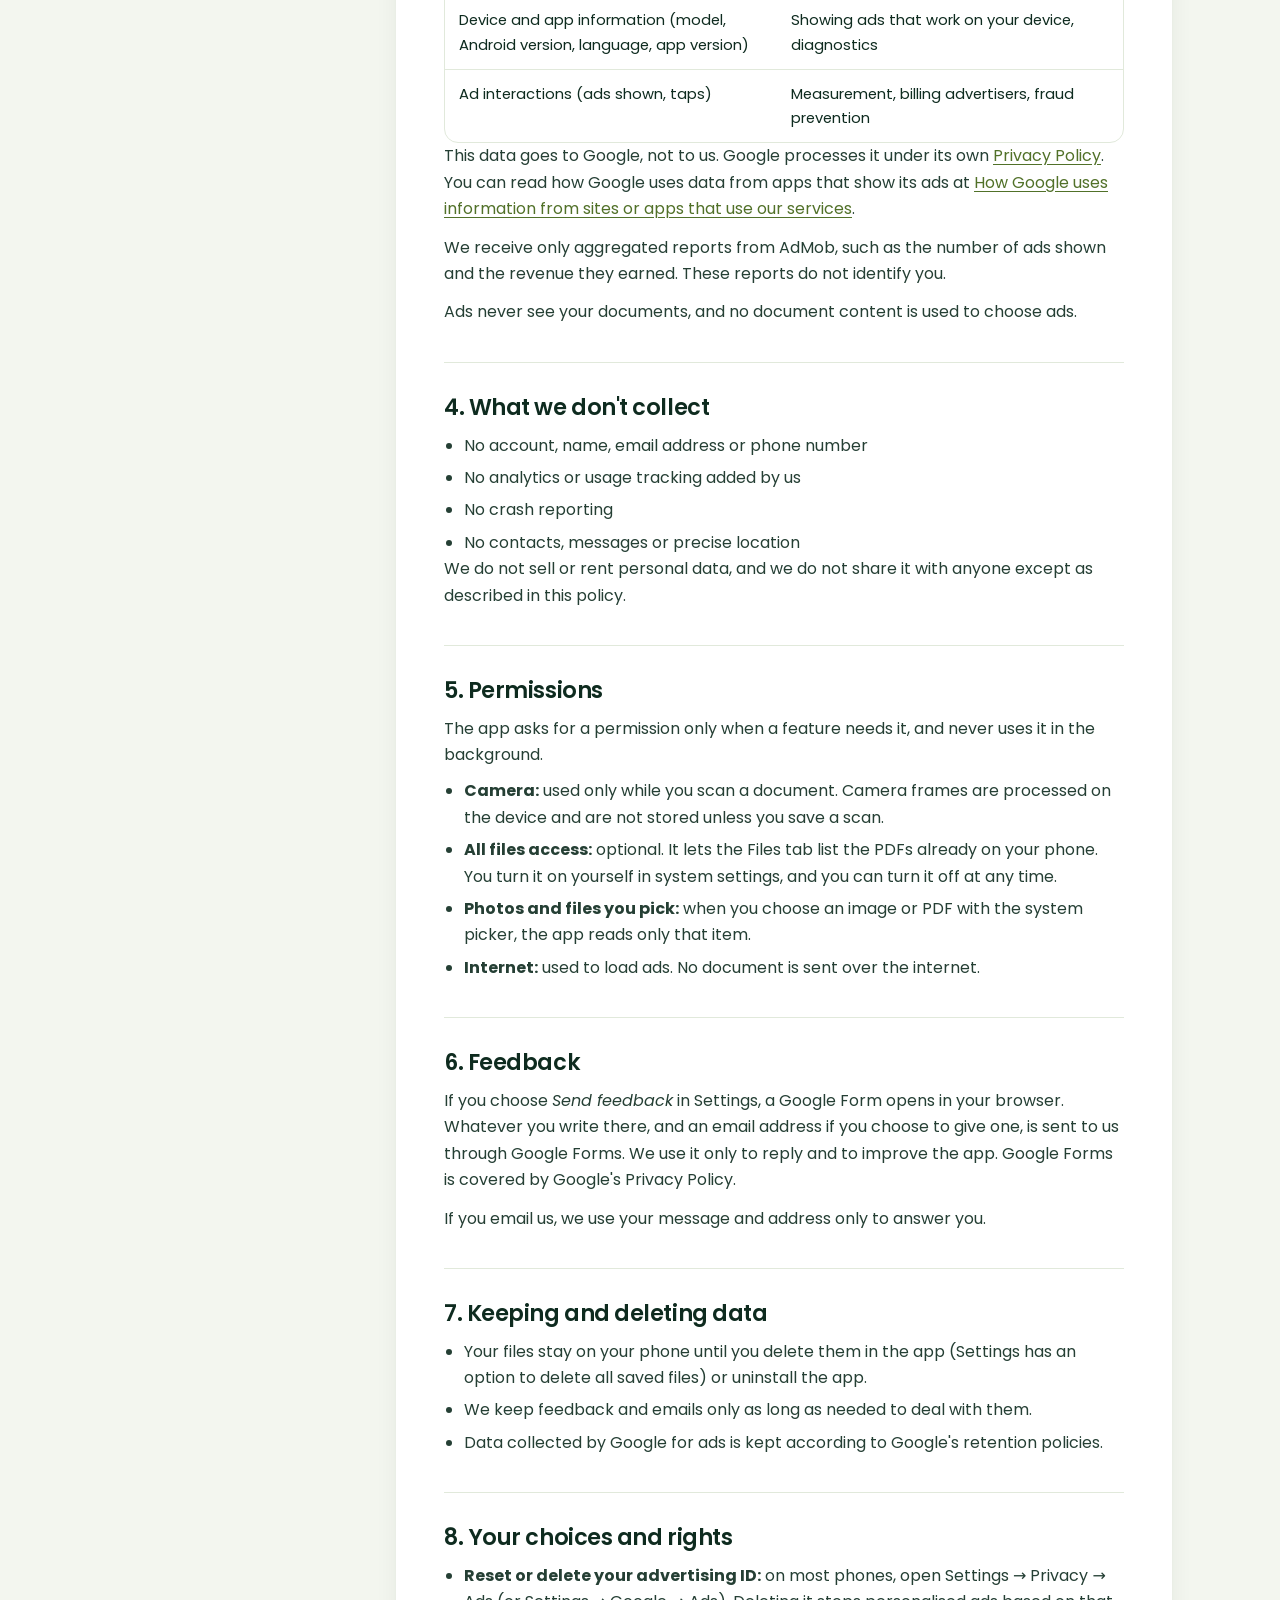
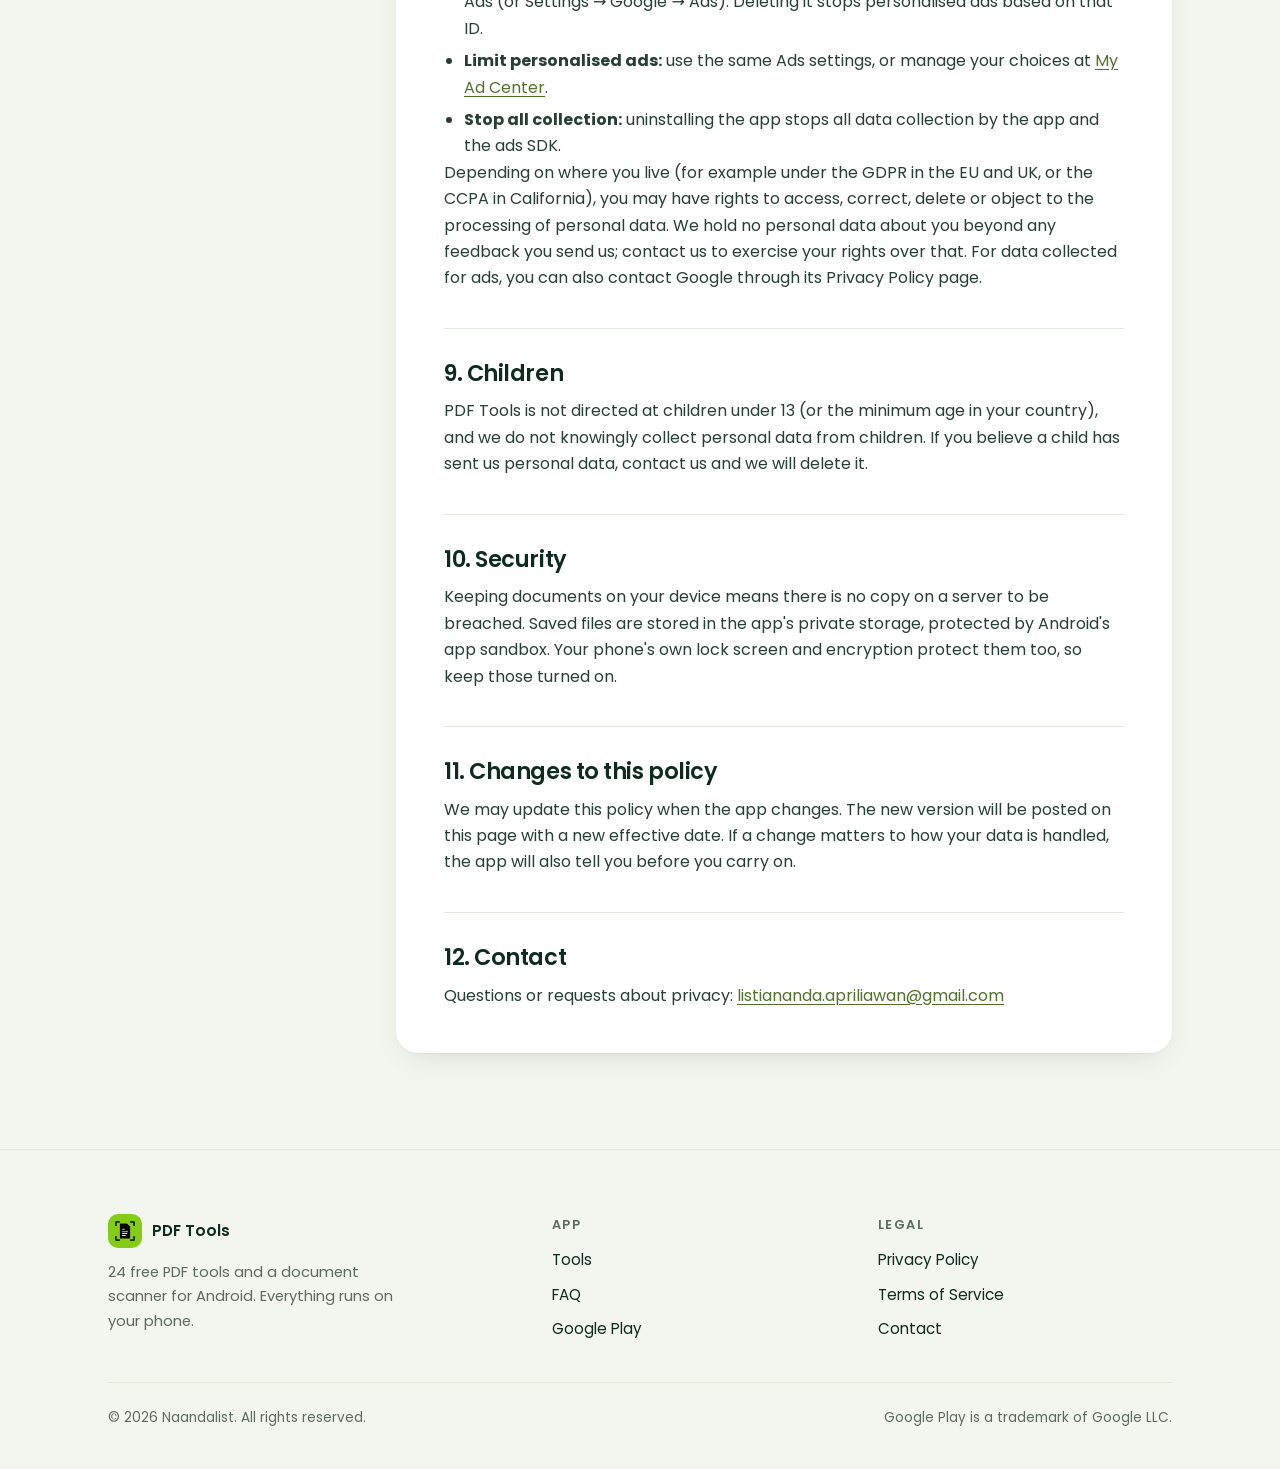
<file: website/privacy.html>
<!doctype html>
<html lang="en">
<head>
<meta charset="utf-8">
<meta name="viewport" content="width=device-width, initial-scale=1">
<title>Privacy Policy – PDF Tools</title>
<meta name="description" content="How PDF Tools for Android handles your data: documents stay on your phone, and ads are served by Google AdMob.">
<meta name="theme-color" content="#84cc16">
<link rel="icon" type="image/png" href="assets/favicon.png">
<link rel="preconnect" href="https://fonts.googleapis.com">
<link rel="preconnect" href="https://fonts.gstatic.com" crossorigin>
<link href="https://fonts.googleapis.com/css2?family=Poppins:wght@400;500;600&display=swap" rel="stylesheet">
<link rel="stylesheet" href="css/style.css">
<script src="js/main.js"></script>
</head>
<body>
<a class="skip" href="#main">Skip to content</a>

<header class="site-header">
  <nav class="wrap nav" aria-label="Main">
    <a class="brand" href="./"><img src="assets/icon-512.png" alt="" width="34" height="34">PDF Tools</a>
    <ul class="nav-links" id="nav-links">
      <li><a href="./#tools">Tools</a></li>
      <li><a href="privacy.html" aria-current="page">Privacy</a></li>
      <li><a href="terms.html">Terms</a></li>
    </ul>
    <a class="btn btn-dark btn-sm" href="https://play.google.com/store/apps/details?id=com.naandalist.pdf_tools">Get the app</a>
    <button class="icon-btn menu-btn" type="button" aria-label="Menu" aria-controls="nav-links" aria-expanded="false">
      <svg viewBox="0 0 24 24" fill="none" stroke="currentColor" stroke-width="2" stroke-linecap="round"><path d="M4 7h16M4 12h16M4 17h16"/></svg>
    </button>
  </nav>
</header>

<main id="main" class="wrap">
  <div class="doc-hero">
    <span class="kicker">Legal</span>
    <h1>Privacy Policy</h1>
    <p class="meta">Effective 16 November 2026 · Applies to the PDF Tools app for Android (<code>com.naandalist.pdf_tools</code>)</p>
  </div>

  <div class="doc">
    <nav class="toc" aria-label="On this page">
      <h2>On this page</h2>
      <ol>
        <li><a href="#who">Who we are</a></li>
        <li><a href="#documents">Your documents</a></li>
        <li><a href="#ads">Advertising</a></li>
        <li><a href="#not-collected">What we don't collect</a></li>
        <li><a href="#permissions">Permissions</a></li>
        <li><a href="#feedback">Feedback</a></li>
        <li><a href="#retention">Keeping and deleting data</a></li>
        <li><a href="#choices">Your choices and rights</a></li>
        <li><a href="#children">Children</a></li>
        <li><a href="#security">Security</a></li>
        <li><a href="#changes">Changes</a></li>
        <li><a href="#contact">Contact</a></li>
      </ol>
    </nav>

    <article class="prose">
      <div class="summary">
        <h2>The short version</h2>
        <ul>
          <li>Every tool runs on your phone. Your documents are never uploaded to us or anyone else.</li>
          <li>There is no account, no analytics and no crash reporting.</li>
          <li>The app shows ads from Google AdMob. To do that, Google collects some device data, including your advertising ID.</li>
          <li>We don't sell personal data. We don't receive personal data from the ads, only totals such as how many ads were shown.</li>
        </ul>
      </div>

      <section id="who">
        <h2>1. Who we are</h2>
        <p>PDF Tools is an Android app published by Naandalist ("we", "us"). This policy explains what information the app handles, where it goes and what choices you have. By using the app you agree to this policy.</p>
      </section>

      <section id="documents">
        <h2>2. Your documents</h2>
        <p>Every tool in PDF Tools, including the scanner, compression, OCR (text recognition) and the PDF viewer, runs entirely on your device.</p>
        <ul>
          <li>The PDFs, images and scans you open or make are processed on your phone and are never sent to us. We have no server that could receive them.</li>
          <li>Files you save are kept in the app's private storage, which other apps cannot read, until you delete them or uninstall the app.</li>
          <li>Text recognition uses a model built into the app. Page images and the text read from them stay on the device, and it works without a connection.</li>
          <li>When you share or export a file, it goes to the app you choose, and that app's own privacy policy applies.</li>
        </ul>
      </section>

      <section id="ads">
        <h2>3. Advertising</h2>
        <p>PDF Tools is free and supported by ads served by <strong>Google AdMob</strong>, a service of Google LLC. The ads are loaded by the Google Mobile Ads SDK inside the app. To show ads, measure them and prevent fraud, the SDK collects and sends to Google:</p>
        <div class="table-wrap">
          <table>
            <thead><tr><th>Data</th><th>Why it is used</th></tr></thead>
            <tbody>
              <tr><td>Advertising ID</td><td>Ad delivery, frequency capping, measurement and, if allowed, personalised ads</td></tr>
              <tr><td>IP address and approximate location derived from it</td><td>Choosing ads suited to your region, fraud prevention</td></tr>
              <tr><td>Device and app information (model, Android version, language, app version)</td><td>Showing ads that work on your device, diagnostics</td></tr>
              <tr><td>Ad interactions (ads shown, taps)</td><td>Measurement, billing advertisers, fraud prevention</td></tr>
            </tbody>
          </table>
        </div>
        <p>This data goes to Google, not to us. Google processes it under its own <a href="https://policies.google.com/privacy">Privacy Policy</a>. You can read how Google uses data from apps that show its ads at <a href="https://policies.google.com/technologies/partner-sites">How Google uses information from sites or apps that use our services</a>.</p>
        <p>We receive only aggregated reports from AdMob, such as the number of ads shown and the revenue they earned. These reports do not identify you.</p>
        <p>Ads never see your documents, and no document content is used to choose ads.</p>
      </section>

      <section id="not-collected">
        <h2>4. What we don't collect</h2>
        <ul>
          <li>No account, name, email address or phone number</li>
          <li>No analytics or usage tracking added by us</li>
          <li>No crash reporting</li>
          <li>No contacts, messages or precise location</li>
        </ul>
        <p>We do not sell or rent personal data, and we do not share it with anyone except as described in this policy.</p>
      </section>

      <section id="permissions">
        <h2>5. Permissions</h2>
        <p>The app asks for a permission only when a feature needs it, and never uses it in the background.</p>
        <ul>
          <li><strong>Camera:</strong> used only while you scan a document. Camera frames are processed on the device and are not stored unless you save a scan.</li>
          <li><strong>All files access:</strong> optional. It lets the Files tab list the PDFs already on your phone. You turn it on yourself in system settings, and you can turn it off at any time.</li>
          <li><strong>Photos and files you pick:</strong> when you choose an image or PDF with the system picker, the app reads only that item.</li>
          <li><strong>Internet:</strong> used to load ads. No document is sent over the internet.</li>
        </ul>
      </section>

      <section id="feedback">
        <h2>6. Feedback</h2>
        <p>If you choose <em>Send feedback</em> in Settings, a Google Form opens in your browser. Whatever you write there, and an email address if you choose to give one, is sent to us through Google Forms. We use it only to reply and to improve the app. Google Forms is covered by Google's Privacy Policy.</p>
        <p>If you email us, we use your message and address only to answer you.</p>
      </section>

      <section id="retention">
        <h2>7. Keeping and deleting data</h2>
        <ul>
          <li>Your files stay on your phone until you delete them in the app (Settings has an option to delete all saved files) or uninstall the app.</li>
          <li>We keep feedback and emails only as long as needed to deal with them.</li>
          <li>Data collected by Google for ads is kept according to Google's retention policies.</li>
        </ul>
      </section>

      <section id="choices">
        <h2>8. Your choices and rights</h2>
        <ul>
          <li><strong>Reset or delete your advertising ID:</strong> on most phones, open Settings → Privacy → Ads (or Settings → Google → Ads). Deleting it stops personalised ads based on that ID.</li>
          <li><strong>Limit personalised ads:</strong> use the same Ads settings, or manage your choices at <a href="https://myadcenter.google.com/">My Ad Center</a>.</li>
          <li><strong>Stop all collection:</strong> uninstalling the app stops all data collection by the app and the ads SDK.</li>
        </ul>
        <p>Depending on where you live (for example under the GDPR in the EU and UK, or the CCPA in California), you may have rights to access, correct, delete or object to the processing of personal data. We hold no personal data about you beyond any feedback you send us; contact us to exercise your rights over that. For data collected for ads, you can also contact Google through its Privacy Policy page.</p>
      </section>

      <section id="children">
        <h2>9. Children</h2>
        <p>PDF Tools is not directed at children under 13 (or the minimum age in your country), and we do not knowingly collect personal data from children. If you believe a child has sent us personal data, contact us and we will delete it.</p>
      </section>

      <section id="security">
        <h2>10. Security</h2>
        <p>Keeping documents on your device means there is no copy on a server to be breached. Saved files are stored in the app's private storage, protected by Android's app sandbox. Your phone's own lock screen and encryption protect them too, so keep those turned on.</p>
      </section>

      <section id="changes">
        <h2>11. Changes to this policy</h2>
        <p>We may update this policy when the app changes. The new version will be posted on this page with a new effective date. If a change matters to how your data is handled, the app will also tell you before you carry on.</p>
      </section>

      <section id="contact">
        <h2>12. Contact</h2>
        <p>Questions or requests about privacy: <a href="mailto:listiananda.apriliawan@gmail.com">listiananda.apriliawan@gmail.com</a></p>
      </section>
    </article>
  </div>
</main>

<footer class="site-footer">
  <div class="wrap">
    <div class="foot">
      <div>
        <a class="brand" href="./"><img src="assets/icon-512.png" alt="" width="34" height="34">PDF Tools</a>
        <p>24 free PDF tools and a document scanner for Android. Everything runs on your phone.</p>
      </div>
      <div>
        <h4>App</h4>
        <ul>
          <li><a href="./#tools">Tools</a></li>
          <li><a href="./#faq">FAQ</a></li>
          <li><a href="https://play.google.com/store/apps/details?id=com.naandalist.pdf_tools">Google Play</a></li>
        </ul>
      </div>
      <div>
        <h4>Legal</h4>
        <ul>
          <li><a href="privacy.html">Privacy Policy</a></li>
          <li><a href="terms.html">Terms of Service</a></li>
          <li><a href="mailto:listiananda.apriliawan@gmail.com">Contact</a></li>
        </ul>
      </div>
    </div>
    <div class="legal-line">
      <span>© <span data-year>2026</span> Naandalist. All rights reserved.</span>
      <span>Google Play is a trademark of Google LLC.</span>
    </div>
  </div>
</footer>
</body>
</html>
</file>
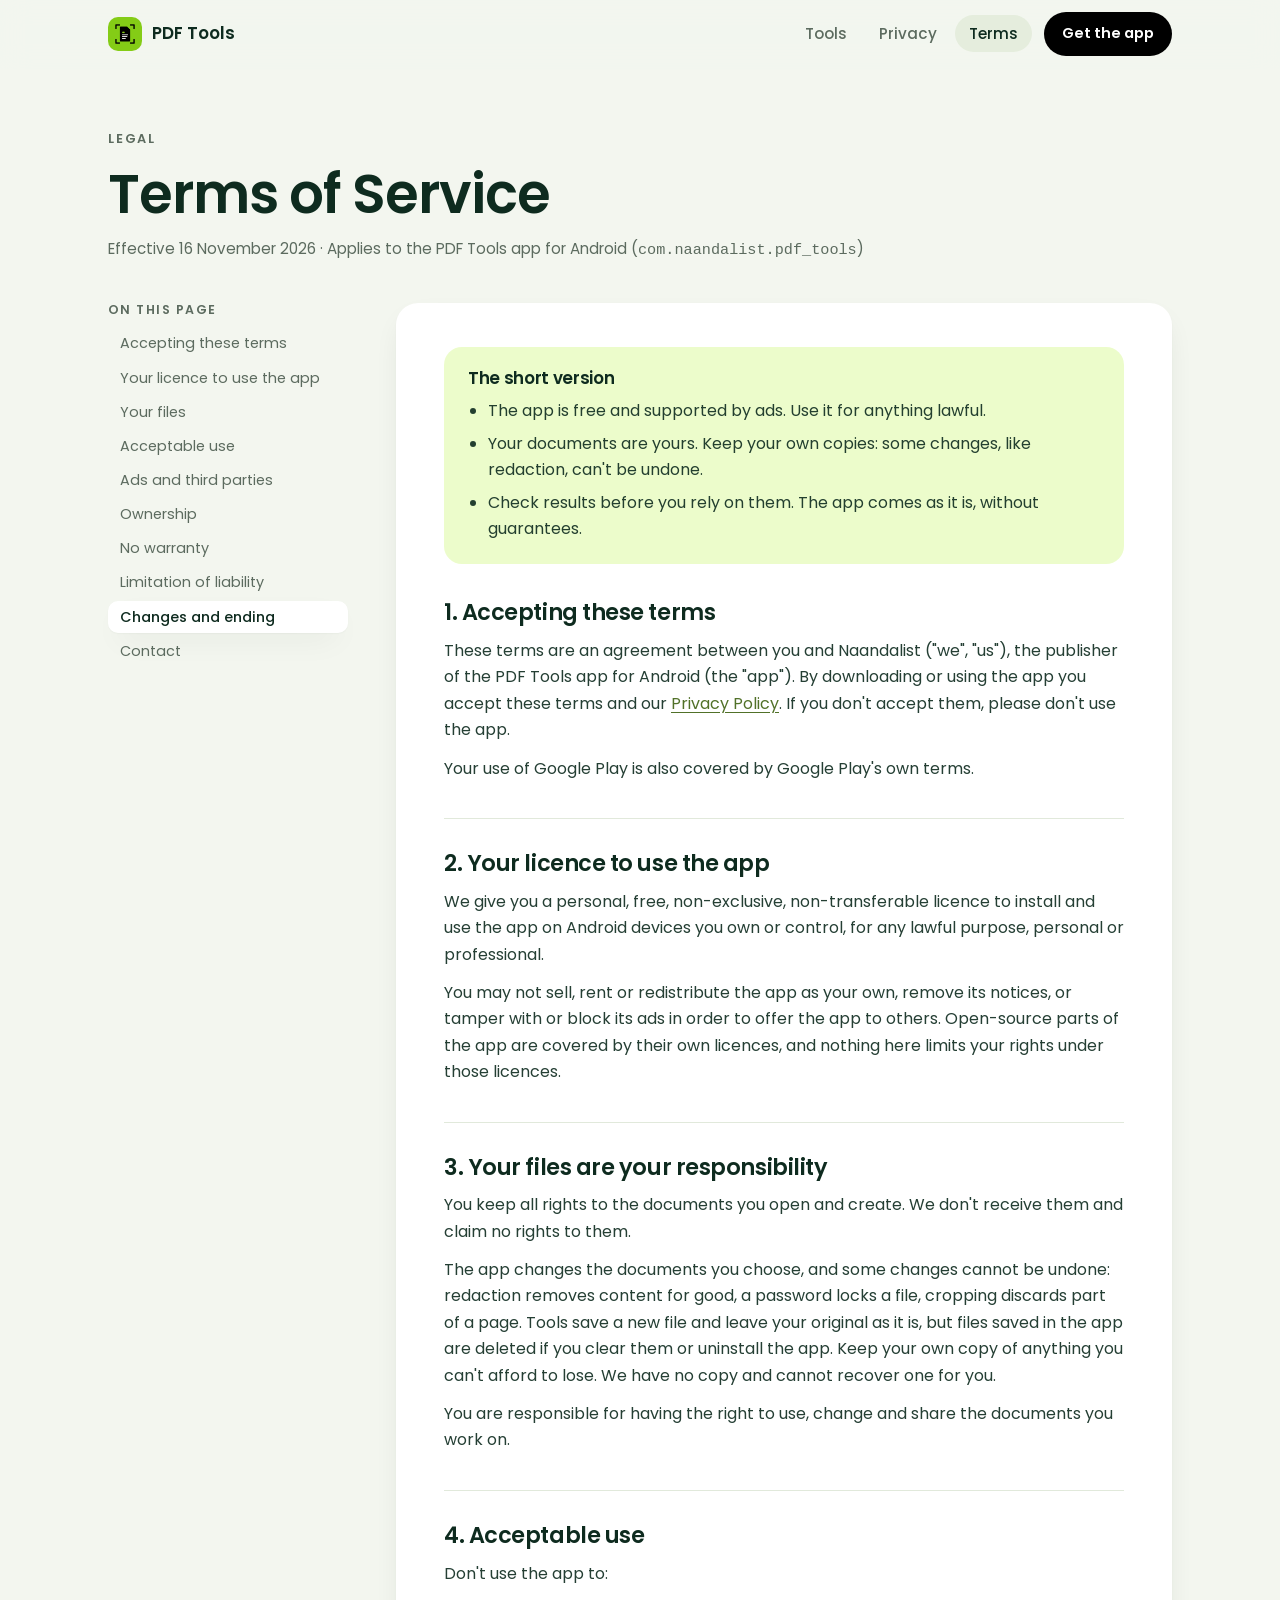
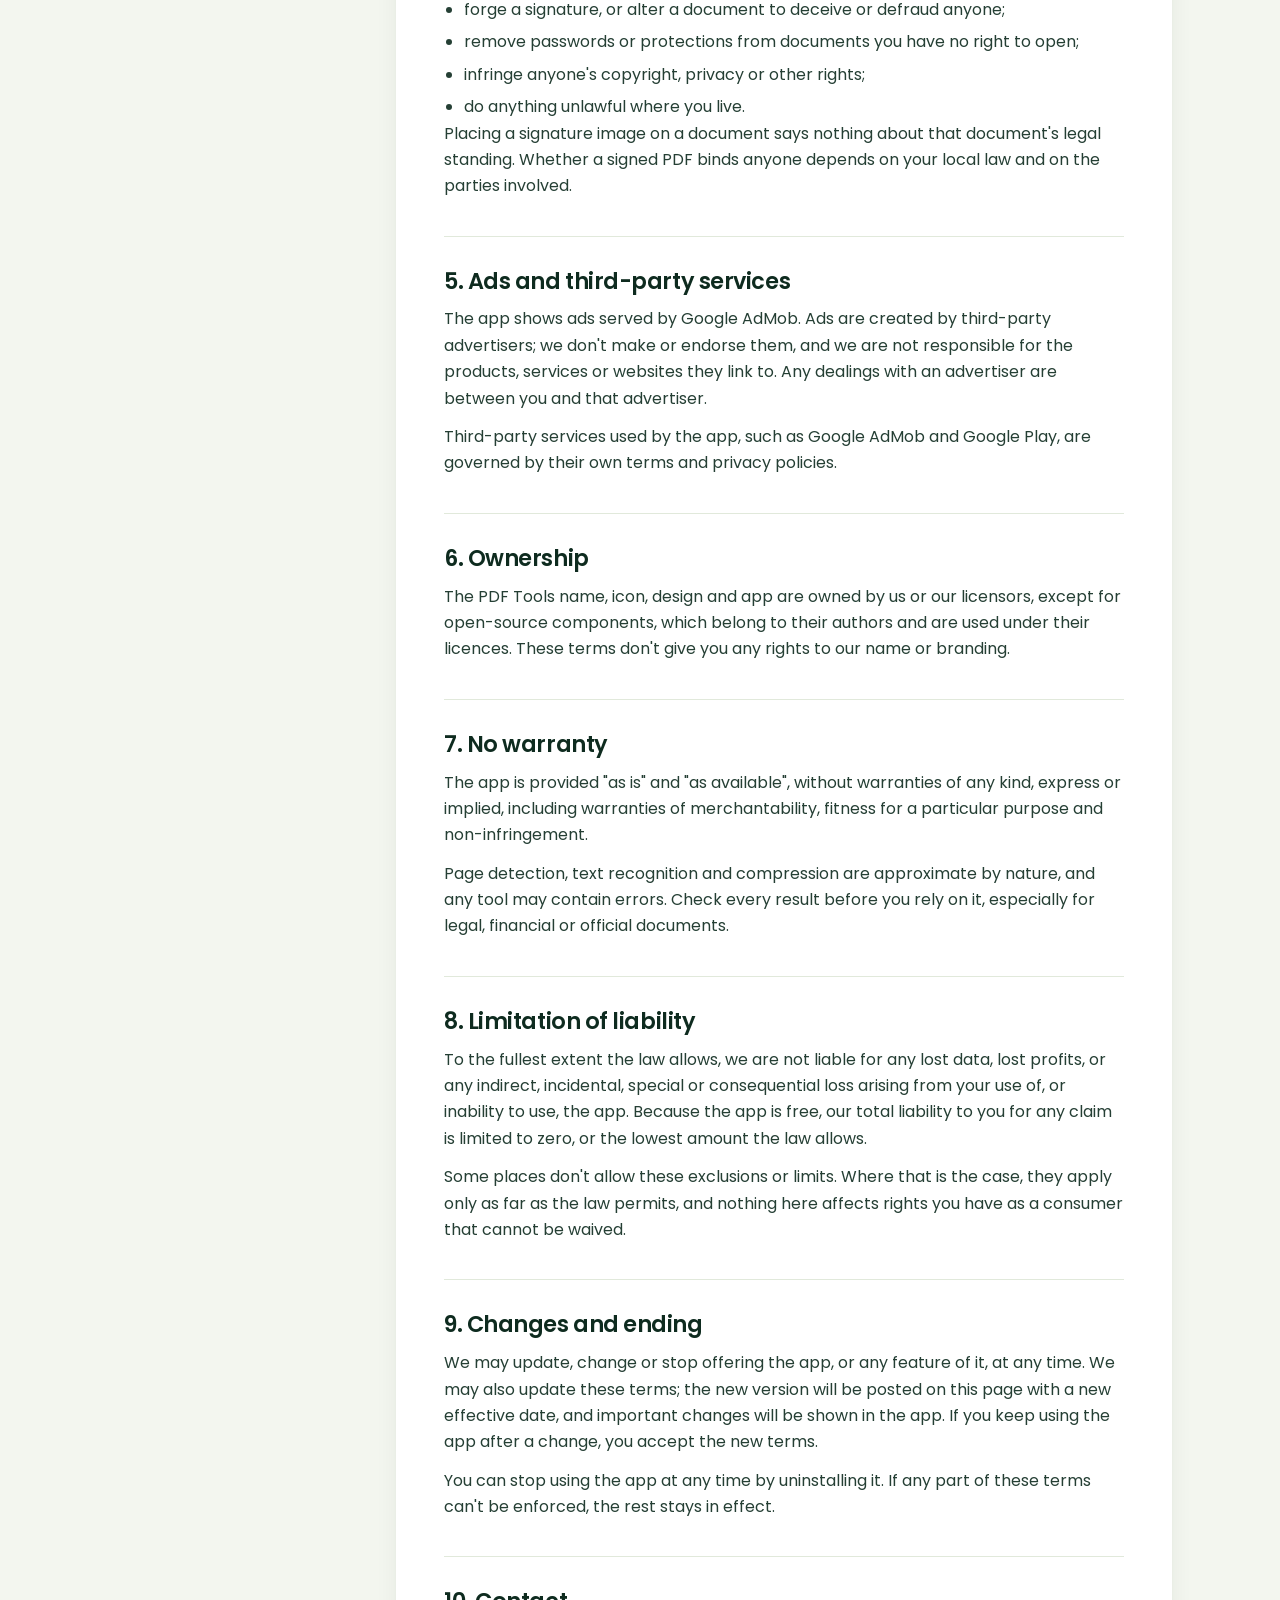
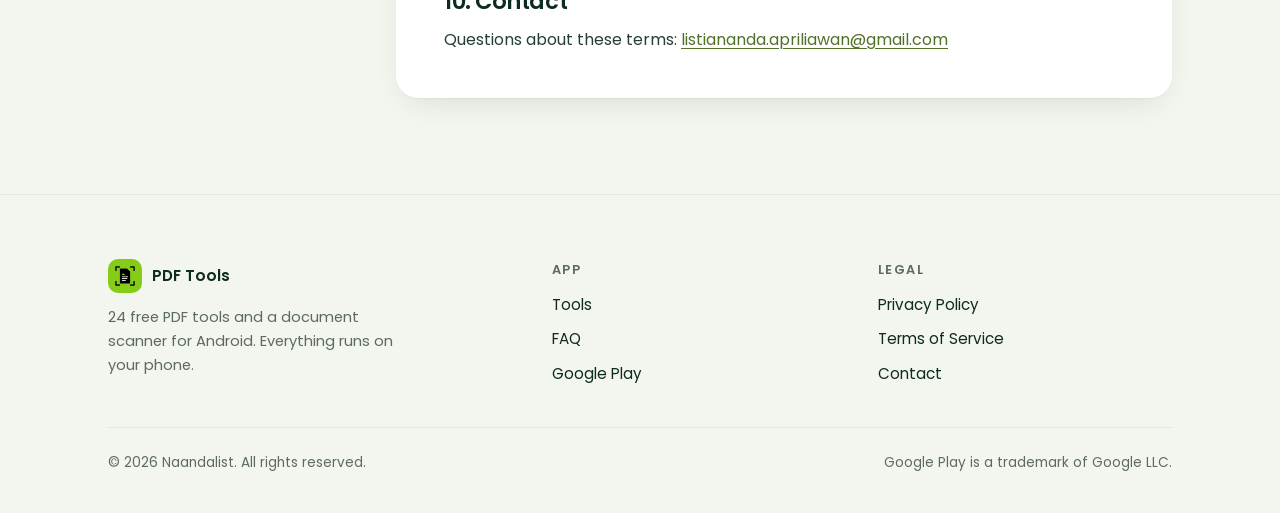
<file: website/terms.html>
<!doctype html>
<html lang="en">
<head>
<meta charset="utf-8">
<meta name="viewport" content="width=device-width, initial-scale=1">
<title>Terms of Service – PDF Tools</title>
<meta name="description" content="The terms for using PDF Tools, a free, ad-supported PDF toolkit and document scanner for Android.">
<meta name="theme-color" content="#84cc16">
<link rel="icon" type="image/png" href="assets/favicon.png">
<link rel="preconnect" href="https://fonts.googleapis.com">
<link rel="preconnect" href="https://fonts.gstatic.com" crossorigin>
<link href="https://fonts.googleapis.com/css2?family=Poppins:wght@400;500;600&display=swap" rel="stylesheet">
<link rel="stylesheet" href="css/style.css">
<script src="js/main.js"></script>
</head>
<body>
<a class="skip" href="#main">Skip to content</a>

<header class="site-header">
  <nav class="wrap nav" aria-label="Main">
    <a class="brand" href="./"><img src="assets/icon-512.png" alt="" width="34" height="34">PDF Tools</a>
    <ul class="nav-links" id="nav-links">
      <li><a href="./#tools">Tools</a></li>
      <li><a href="privacy.html">Privacy</a></li>
      <li><a href="terms.html" aria-current="page">Terms</a></li>
    </ul>
    <a class="btn btn-dark btn-sm" href="https://play.google.com/store/apps/details?id=com.naandalist.pdf_tools">Get the app</a>
    <button class="icon-btn menu-btn" type="button" aria-label="Menu" aria-controls="nav-links" aria-expanded="false">
      <svg viewBox="0 0 24 24" fill="none" stroke="currentColor" stroke-width="2" stroke-linecap="round"><path d="M4 7h16M4 12h16M4 17h16"/></svg>
    </button>
  </nav>
</header>

<main id="main" class="wrap">
  <div class="doc-hero">
    <span class="kicker">Legal</span>
    <h1>Terms of Service</h1>
    <p class="meta">Effective 16 November 2026 · Applies to the PDF Tools app for Android (<code>com.naandalist.pdf_tools</code>)</p>
  </div>

  <div class="doc">
    <nav class="toc" aria-label="On this page">
      <h2>On this page</h2>
      <ol>
        <li><a href="#acceptance">Accepting these terms</a></li>
        <li><a href="#licence">Your licence to use the app</a></li>
        <li><a href="#files">Your files</a></li>
        <li><a href="#use">Acceptable use</a></li>
        <li><a href="#ads">Ads and third parties</a></li>
        <li><a href="#ip">Ownership</a></li>
        <li><a href="#warranty">No warranty</a></li>
        <li><a href="#liability">Limitation of liability</a></li>
        <li><a href="#ending">Changes and ending</a></li>
        <li><a href="#contact">Contact</a></li>
      </ol>
    </nav>

    <article class="prose">
      <div class="summary">
        <h2>The short version</h2>
        <ul>
          <li>The app is free and supported by ads. Use it for anything lawful.</li>
          <li>Your documents are yours. Keep your own copies: some changes, like redaction, can't be undone.</li>
          <li>Check results before you rely on them. The app comes as it is, without guarantees.</li>
        </ul>
      </div>

      <section id="acceptance">
        <h2>1. Accepting these terms</h2>
        <p>These terms are an agreement between you and Naandalist ("we", "us"), the publisher of the PDF Tools app for Android (the "app"). By downloading or using the app you accept these terms and our <a href="privacy.html">Privacy Policy</a>. If you don't accept them, please don't use the app.</p>
        <p>Your use of Google Play is also covered by Google Play's own terms.</p>
      </section>

      <section id="licence">
        <h2>2. Your licence to use the app</h2>
        <p>We give you a personal, free, non-exclusive, non-transferable licence to install and use the app on Android devices you own or control, for any lawful purpose, personal or professional.</p>
        <p>You may not sell, rent or redistribute the app as your own, remove its notices, or tamper with or block its ads in order to offer the app to others. Open-source parts of the app are covered by their own licences, and nothing here limits your rights under those licences.</p>
      </section>

      <section id="files">
        <h2>3. Your files are your responsibility</h2>
        <p>You keep all rights to the documents you open and create. We don't receive them and claim no rights to them.</p>
        <p>The app changes the documents you choose, and some changes cannot be undone: redaction removes content for good, a password locks a file, cropping discards part of a page. Tools save a new file and leave your original as it is, but files saved in the app are deleted if you clear them or uninstall the app. Keep your own copy of anything you can't afford to lose. We have no copy and cannot recover one for you.</p>
        <p>You are responsible for having the right to use, change and share the documents you work on.</p>
      </section>

      <section id="use">
        <h2>4. Acceptable use</h2>
        <p>Don't use the app to:</p>
        <ul>
          <li>forge a signature, or alter a document to deceive or defraud anyone;</li>
          <li>remove passwords or protections from documents you have no right to open;</li>
          <li>infringe anyone's copyright, privacy or other rights;</li>
          <li>do anything unlawful where you live.</li>
        </ul>
        <p>Placing a signature image on a document says nothing about that document's legal standing. Whether a signed PDF binds anyone depends on your local law and on the parties involved.</p>
      </section>

      <section id="ads">
        <h2>5. Ads and third-party services</h2>
        <p>The app shows ads served by Google AdMob. Ads are created by third-party advertisers; we don't make or endorse them, and we are not responsible for the products, services or websites they link to. Any dealings with an advertiser are between you and that advertiser.</p>
        <p>Third-party services used by the app, such as Google AdMob and Google Play, are governed by their own terms and privacy policies.</p>
      </section>

      <section id="ip">
        <h2>6. Ownership</h2>
        <p>The PDF Tools name, icon, design and app are owned by us or our licensors, except for open-source components, which belong to their authors and are used under their licences. These terms don't give you any rights to our name or branding.</p>
      </section>

      <section id="warranty">
        <h2>7. No warranty</h2>
        <p>The app is provided "as is" and "as available", without warranties of any kind, express or implied, including warranties of merchantability, fitness for a particular purpose and non-infringement.</p>
        <p>Page detection, text recognition and compression are approximate by nature, and any tool may contain errors. Check every result before you rely on it, especially for legal, financial or official documents.</p>
      </section>

      <section id="liability">
        <h2>8. Limitation of liability</h2>
        <p>To the fullest extent the law allows, we are not liable for any lost data, lost profits, or any indirect, incidental, special or consequential loss arising from your use of, or inability to use, the app. Because the app is free, our total liability to you for any claim is limited to zero, or the lowest amount the law allows.</p>
        <p>Some places don't allow these exclusions or limits. Where that is the case, they apply only as far as the law permits, and nothing here affects rights you have as a consumer that cannot be waived.</p>
      </section>

      <section id="ending">
        <h2>9. Changes and ending</h2>
        <p>We may update, change or stop offering the app, or any feature of it, at any time. We may also update these terms; the new version will be posted on this page with a new effective date, and important changes will be shown in the app. If you keep using the app after a change, you accept the new terms.</p>
        <p>You can stop using the app at any time by uninstalling it. If any part of these terms can't be enforced, the rest stays in effect.</p>
      </section>

      <section id="contact">
        <h2>10. Contact</h2>
        <p>Questions about these terms: <a href="mailto:listiananda.apriliawan@gmail.com">listiananda.apriliawan@gmail.com</a></p>
      </section>
    </article>
  </div>
</main>

<footer class="site-footer">
  <div class="wrap">
    <div class="foot">
      <div>
        <a class="brand" href="./"><img src="assets/icon-512.png" alt="" width="34" height="34">PDF Tools</a>
        <p>24 free PDF tools and a document scanner for Android. Everything runs on your phone.</p>
      </div>
      <div>
        <h4>App</h4>
        <ul>
          <li><a href="./#tools">Tools</a></li>
          <li><a href="./#faq">FAQ</a></li>
          <li><a href="https://play.google.com/store/apps/details?id=com.naandalist.pdf_tools">Google Play</a></li>
        </ul>
      </div>
      <div>
        <h4>Legal</h4>
        <ul>
          <li><a href="privacy.html">Privacy Policy</a></li>
          <li><a href="terms.html">Terms of Service</a></li>
          <li><a href="mailto:listiananda.apriliawan@gmail.com">Contact</a></li>
        </ul>
      </div>
    </div>
    <div class="legal-line">
      <span>© <span data-year>2026</span> Naandalist. All rights reserved.</span>
      <span>Google Play is a trademark of Google LLC.</span>
    </div>
  </div>
</footer>
</body>
</html>
</file>
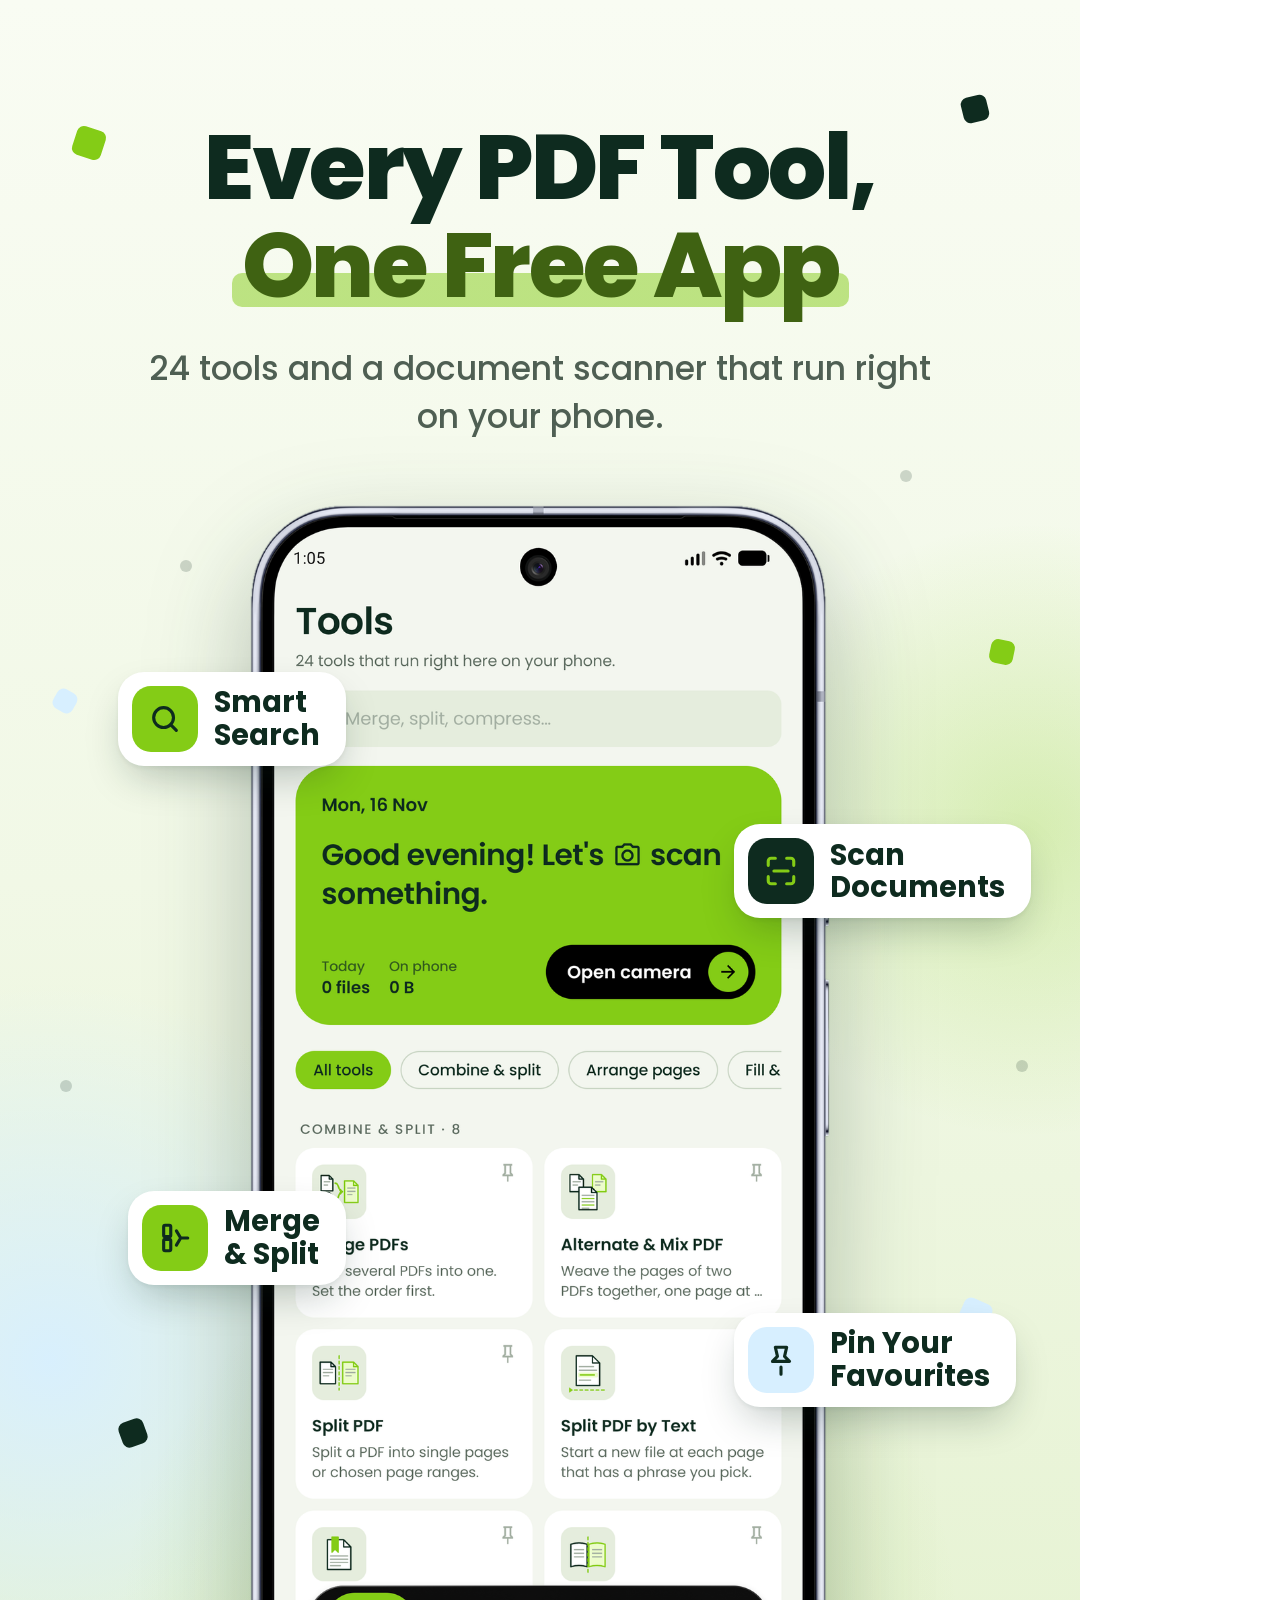
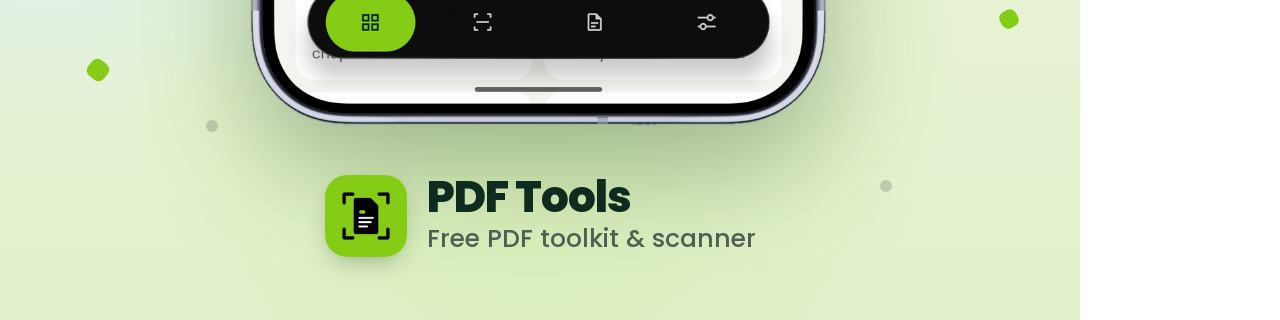
<file: store-screenshots/generator/slides.html>
<!doctype html>
<html lang="en">
<head>
<meta charset="utf-8">
<title>PDF Tools store screenshots</title>
<link rel="preconnect" href="https://fonts.googleapis.com">
<link rel="preconnect" href="https://fonts.gstatic.com" crossorigin>
<link href="https://fonts.googleapis.com/css2?family=Poppins:wght@400;500;600;700;800&display=block" rel="stylesheet">
<style>
  :root { --forest: #0e2b1f; --ink2: #3f6212; --lime: #84cc16; --cool: #d7efff; --sub: #4f5f53; }
  * { box-sizing: border-box; margin: 0; padding: 0; }
  html, body { width: 1080px; height: 1920px; overflow: hidden; background: #fff; }
  body { font-family: "Poppins", sans-serif; color: var(--forest); -webkit-font-smoothing: antialiased; }

  .slide { position: relative; width: 1080px; height: 1920px; overflow: hidden;
    background: linear-gradient(180deg, #f9fcf3 0%, #f1f8e6 46%, #e3f1cd 100%); }
  .blob { position: absolute; border-radius: 50%; pointer-events: none; }
  .blob.a { width: 620px; height: 620px; right: -260px; top: 520px; background: radial-gradient(circle, rgba(132, 204, 22, .26), rgba(132, 204, 22, 0) 70%); }
  .blob.b { width: 760px; height: 760px; left: -330px; top: 980px; background: radial-gradient(circle, rgba(215, 239, 255, .95), rgba(215, 239, 255, 0) 70%); }
  .blob.c { width: 900px; height: 900px; left: 90px; top: 1180px; background: radial-gradient(circle, rgba(132, 204, 22, .22), rgba(132, 204, 22, 0) 66%); }
  .confetti { position: absolute; border-radius: 7px; }
  .dot { position: absolute; width: 12px; height: 12px; border-radius: 50%; background: rgba(14, 43, 31, .18); }

  .head { position: absolute; left: 0; right: 0; top: 118px; text-align: center; padding: 0 70px; }
  h1 { font-size: 92px; line-height: 1.07; font-weight: 800; letter-spacing: -2.5px; }
  h1 .hl { color: var(--ink2); position: relative; display: inline-block; z-index: 0; }
  h1 .hl::after { content: ""; position: absolute; left: -10px; right: -10px; bottom: 8px; height: 34px; border-radius: 10px;
    background: rgba(132, 204, 22, .5); z-index: -1; }
  .sub { margin: 30px auto 0; font-size: 33px; line-height: 1.45; font-weight: 500; color: var(--sub); max-width: 820px; }

  .phone { position: absolute; left: 50%; width: 580px; transform: translateX(-50%); filter: drop-shadow(0 40px 50px rgba(14, 43, 31, .28)); }
  .phone img { width: 100%; display: block; }

  .chip { position: absolute; display: flex; align-items: center; gap: 16px; background: #fff; border-radius: 26px;
    padding: 14px 26px 14px 14px; box-shadow: 0 2px 4px rgba(14, 43, 31, .06), 0 18px 40px -10px rgba(14, 43, 31, .28); z-index: 5; }
  .chip .ic { width: 66px; height: 66px; border-radius: 19px; display: grid; place-items: center; flex: none; background: var(--lime); color: var(--forest); }
  .chip.dark .ic { background: var(--forest); color: var(--lime); }
  .chip.cool .ic { background: var(--cool); color: var(--forest); }
  .chip .ic svg { width: 34px; height: 34px; }
  .chip b { font-size: 29px; line-height: 1.12; font-weight: 700; white-space: nowrap; }

  .foot { position: absolute; left: 0; right: 0; bottom: 62px; display: flex; align-items: center; justify-content: center; gap: 20px; }
  .foot img { width: 82px; height: 82px; border-radius: 22px; box-shadow: 0 10px 24px -8px rgba(14, 43, 31, .35); }
  .foot .name { font-size: 44px; font-weight: 800; letter-spacing: -1px; line-height: 1.05; }
  .foot .tag { font-size: 25px; font-weight: 500; color: var(--sub); }

  /* Finale: three phones fanned out */
  /* Feature graphic, 1024x500 */
  .fg { width: 1024px; height: 500px; }
  .fg .blob.a { width: 520px; height: 520px; right: -140px; top: -120px; }
  .fg .blob.b { width: 520px; height: 520px; left: -240px; top: 160px; }
  .fg .blob.c { width: 620px; height: 620px; left: 520px; top: 180px; }
  .fg .brand { position: absolute; left: 64px; top: 52px; display: flex; align-items: center; gap: 14px; }
  .fg .brand img { width: 54px; height: 54px; border-radius: 15px; box-shadow: 0 8px 18px -6px rgba(14, 43, 31, .35); }
  .fg .brand span { font-size: 30px; font-weight: 800; letter-spacing: -.6px; }
  .fg h1 { position: absolute; left: 64px; top: 136px; font-size: 58px; line-height: 1.08; letter-spacing: -1.6px; text-align: left; }
  .fg h1 .hl::after { bottom: 4px; height: 22px; border-radius: 7px; left: -6px; right: -6px; }
  .fg .sub { position: absolute; left: 64px; top: 278px; margin: 0; font-size: 21px; max-width: 470px; text-align: left; }
  .fg .pills { position: absolute; left: 64px; top: 372px; display: flex; gap: 14px; }
  .fg .chip { position: static; padding: 9px 18px 9px 9px; border-radius: 18px; gap: 11px; }
  .fg .chip .ic { width: 44px; height: 44px; border-radius: 13px; }
  .fg .chip .ic svg { width: 23px; height: 23px; }
  .fg .chip b { font-size: 19px; }
  .fg .phone { transform: none; }
  .fg .float { position: absolute; }

  /* Overview strip, 3960x1400 */
  .strip { width: 3960px; height: 1400px; }
  .strip .blob.a { width: 1400px; height: 1400px; right: -400px; top: -500px; }
  .strip .blob.b { width: 1600px; height: 1600px; left: -500px; top: 200px; }
  .strip .blob.c { width: 1800px; height: 1800px; left: 1300px; top: 400px; }
  .strip .card { position: absolute; top: 166px; width: 600px; height: 1067px; border-radius: 46px; overflow: hidden;
    box-shadow: 0 4px 10px rgba(14, 43, 31, .06), 0 40px 70px -20px rgba(14, 43, 31, .35); }
  .strip .card img { width: 100%; height: 100%; display: block; }

  .fan .phone { width: 430px; }
  .fan .phone.l { transform: translateX(-50%) translateX(-255px) rotate(-8deg); z-index: 1; }
  .fan .phone.r { transform: translateX(-50%) translateX(255px) rotate(8deg); z-index: 1; }
  .fan .phone.c { z-index: 2; width: 500px; }
</style>
</head>
<body>
<div id="root"></div>
<script>
const ICONS = {
  scan: '<path d="M3 8V5a2 2 0 0 1 2-2h3M16 3h3a2 2 0 0 1 2 2v3M21 16v3a2 2 0 0 1-2 2h-3M8 21H5a2 2 0 0 1-2-2v-3M7 12h10"/>',
  merge: '<path d="M8 3H5a1 1 0 0 0-1 1v6a1 1 0 0 0 1 1h3a1 1 0 0 0 1-1V4a1 1 0 0 0-1-1zM8 13H5a1 1 0 0 0-1 1v6a1 1 0 0 0 1 1h3a1 1 0 0 0 1-1v-6a1 1 0 0 0-1-1zM13 7l3 5-3 5M16 12h5"/>',
  pin: '<path d="M12 17v5M8 3h8l-1.5 6.5L18 13H6l3.5-3.5z"/>',
  search: '<circle cx="11" cy="11" r="7"/><path d="m20 20-4-4"/>',
  sliders: '<path d="M4 6h10M18 6h2M4 12h4M12 12h8M4 18h12M20 18h0"/><circle cx="16" cy="6" r="2"/><circle cx="10" cy="12" r="2"/><circle cx="18" cy="18" r="2"/>',
  shrink: '<path d="M4 14h6v6M20 10h-6V4M14 10l7-7M3 21l7-7"/>',
  eye: '<path d="M2 12s3.5-7 10-7 10 7 10 7-3.5 7-10 7S2 12 2 12z"/><circle cx="12" cy="12" r="3"/>',
  file: '<path d="M14 2H6a2 2 0 0 0-2 2v16a2 2 0 0 0 2 2h12a2 2 0 0 0 2-2V8z"/><path d="M14 2v6h6M8 13h8M8 17h5"/>',
  type: '<path d="M4 7V4h16v3M9 20h6M12 4v16"/>',
  stamp: '<path d="M5 22h14M19 18H5v-3a2 2 0 0 1 2-2h3l-1-4a3 3 0 1 1 6 0l-1 4h3a2 2 0 0 1 2 2z"/>',
  opacity: '<circle cx="12" cy="12" r="9"/><path d="M12 3v18M12 7l5-2.4M12 12h8.6M12 17l5 2.4"/>',
  folder: '<path d="M3 7a2 2 0 0 1 2-2h4l2 2h8a2 2 0 0 1 2 2v9a2 2 0 0 1-2 2H5a2 2 0 0 1-2-2z"/><path d="M12 11v6M9 14h6"/>',
  phone: '<rect x="6" y="2" width="12" height="20" rx="2.5"/><path d="M11 18h2"/>',
  share: '<circle cx="18" cy="5" r="3"/><circle cx="6" cy="12" r="3"/><circle cx="18" cy="19" r="3"/><path d="m8.6 13.5 6.8 4M15.4 6.5l-6.8 4"/>',
  lock: '<rect x="4" y="10" width="16" height="11" rx="2.5"/><path d="M8 10V7a4 4 0 0 1 8 0v3"/>',
  wifioff: '<path d="M2 8.8a15 15 0 0 1 4.2-2.6M10.5 5.1A15 15 0 0 1 22 8.8M5 12.5a10 10 0 0 1 4-2.2M15.5 10.6a10 10 0 0 1 3.5 1.9M8.5 16a5 5 0 0 1 7 0M12 20h.01M3 3l18 18"/>',
  ocr: '<path d="M3 8V5a2 2 0 0 1 2-2h3M16 3h3a2 2 0 0 1 2 2v3M21 16v3a2 2 0 0 1-2 2h-3M8 21H5a2 2 0 0 1-2-2v-3M7 9h10M7 12h10M7 15h6"/>',
  useroff: '<circle cx="10" cy="8" r="4"/><path d="M3 20c.8-3.4 3.6-5.5 7-5.5 1.3 0 2.5.3 3.5.8M16 16l5 5M21 16l-5 5"/>',
  gift: '<path d="M20 12v9H4v-9M2 7h20v5H2zM12 21V7M12 7H7.5a2.5 2.5 0 1 1 0-5C11 2 12 7 12 7zM12 7h4.5a2.5 2.5 0 1 0 0-5C13 2 12 7 12 7z"/>',
  zap: '<path d="M13 2 4 14h7l-1 8 9-12h-7z"/>',
  shield: '<path d="M12 22s8-4 8-10V5l-8-3-8 3v7c0 6 8 10 8 10z"/><path d="m9 12 2 2 4-4"/>',
};

// y is where the chip's centre sits, as a fraction of the phone's height; side says which edge it hangs off.
const SLIDES = [
  { phone: 'home', h: ['Every PDF Tool,', 'One Free App'], sub: '24 tools and a document scanner that run right on your phone.',
    chips: [
      { t: 'Smart\nSearch', i: 'search', side: 'l', y: .175 },
      { t: 'Scan\nDocuments', i: 'scan', side: 'r', y: .3, k: 'dark' },
      { t: 'Merge\n& Split', i: 'merge', side: 'l', y: .6 },
      { t: 'Pin Your\nFavourites', i: 'pin', side: 'r', y: .7, k: 'cool' },
    ] },
  { phone: 'compress', h: ['Shrink PDFs,', 'Keep Text Sharp'], sub: 'Compress by level, or squeeze a file under the size you need.',
    chips: [
      { t: 'Pick From\nAnywhere', i: 'file', side: 'l', y: .38, k: 'cool' },
      { t: 'Fit Under\na Size', i: 'shrink', side: 'r', y: .55 },
      { t: '3 Smart\nLevels', i: 'sliders', side: 'l', y: .66, k: 'dark' },
      { t: 'Preview\nBefore Saving', i: 'eye', side: 'r', y: .82 },
    ] },
  { phone: 'watermark', h: ['Stamp, Sign', '& Protect'], sub: 'Watermarks, signatures, passwords and redaction for every page.',
    chips: [
      { t: 'Live Page\nPreview', i: 'eye', side: 'r', y: .58, k: 'dark' },
      { t: 'Your Own\nText', i: 'type', side: 'l', y: .72 },
      { t: 'Size &\nOpacity', i: 'opacity', side: 'r', y: .86, k: 'cool' },
      { t: 'Password\nProtect', i: 'lock', side: 'l', y: .28 },
    ] },
  { phone: 'files', h: ['All Your Files,', 'Neatly Organised'], sub: 'Folders, search and quick sharing for every PDF you make.',
    chips: [
      { t: 'Phone\nPDFs Too', i: 'phone', side: 'r', y: .155, k: 'cool' },
      { t: 'Find Any\nFile Fast', i: 'search', side: 'l', y: .215 },
      { t: 'Create\nFolders', i: 'folder', side: 'r', y: .52, k: 'dark' },
      { t: 'Share in\nOne Tap', i: 'share', side: 'l', y: .66 },
    ] },
  { phone: 'settings', h: ['Private', 'By Design'], sub: 'Every tool runs on your phone. Your documents never leave it.',
    chips: [
      { t: 'On-Device\nText Reading', i: 'ocr', side: 'l', y: .4, k: 'dark' },
      { t: 'Files Stay\nOn Your Phone', i: 'shield', side: 'r', y: .54 },
      { t: 'No Sign-Up\nNeeded', i: 'useroff', side: 'l', y: .6, k: 'cool' },
      { t: 'Works\nOffline', i: 'wifioff', side: 'r', y: .66 },
    ] },
  { fan: ['compress', 'home', 'files'], h: ['24 Tools.', 'Zero Uploads.'], sub: 'Free, fast and private. Your pocket PDF toolkit.',
    chips: [
      { t: '100%\nFree', i: 'gift', side: 'l', y: .02, k: 'dark' },
      { t: 'Works\nOffline', i: 'wifioff', side: 'r', y: .16 },
      { t: 'Scanner\nBuilt In', i: 'scan', side: 'l', y: .83 },
      { t: 'No Sign-Up\nNeeded', i: 'useroff', side: 'r', y: .89, k: 'cool' },
    ] },
];

// Same confetti layout on every slide, mirrored on odd ones so neighbours don't look identical.
const CONFETTI = [
  { x: 74, y: 128, s: 30, r: 18, c: '#84cc16' }, { x: 962, y: 96, s: 26, r: -14, c: '#0e2b1f' },
  { x: 54, y: 690, s: 22, r: 30, c: '#d7efff' }, { x: 990, y: 640, s: 24, r: 12, c: '#84cc16' },
  { x: 120, y: 1420, s: 26, r: -20, c: '#0e2b1f' }, { x: 960, y: 1300, s: 30, r: 24, c: '#d7efff' },
  { x: 88, y: 1660, s: 20, r: 40, c: '#84cc16' }, { x: 1000, y: 1610, s: 18, r: -30, c: '#84cc16' },
];
const DOTS = [[180, 560], [900, 470], [60, 1080], [1016, 1060], [206, 1720], [880, 1780]];

const svg = (n) => `<svg viewBox="0 0 24 24" fill="none" stroke="currentColor" stroke-width="2.2" stroke-linecap="round" stroke-linejoin="round">${ICONS[n]}</svg>`;

function render(i) {
  const s = SLIDES[i];
  const mirror = i % 2 === 1;
  const el = document.createElement('div');
  el.className = 'slide' + (s.fan ? ' fan' : '');
  let html = '<div class="blob a"></div><div class="blob b"></div><div class="blob c"></div>';
  CONFETTI.forEach((c) => {
    const x = mirror ? 1080 - c.x - c.s : c.x;
    html += `<div class="confetti" style="left:${x}px;top:${c.y}px;width:${c.s}px;height:${c.s}px;background:${c.c};transform:rotate(${mirror ? -c.r : c.r}deg)"></div>`;
  });
  DOTS.forEach(([x, y]) => { html += `<div class="dot" style="left:${mirror ? 1080 - x : x}px;top:${y}px"></div>`; });
  html += `<div class="head"><h1>${s.h[0]}<br><span class="hl">${s.h[1]}</span></h1><p class="sub">${s.sub}</p></div>`;

  const top = s.fan ? 540 : 505;
  const w = s.fan ? 500 : 580;
  const ratio = 1815 / 862;
  if (s.fan) {
    const [l, c, r] = s.fan;
    html += `<div class="phone l" style="top:${top + 110}px"><img src="phones/${l}.png"></div>`;
    html += `<div class="phone r" style="top:${top + 110}px"><img src="phones/${r}.png"></div>`;
    html += `<div class="phone c" style="top:${top}px"><img src="phones/${c}.png"></div>`;
  } else {
    html += `<div class="phone" style="top:${top}px"><img src="phones/${s.phone}.png"></div>`;
  }
  const ph = w * ratio;
  const left = 540 - w / 2, right = 540 + w / 2;
  const reach = s.fan ? 70 : 96;
  s.chips.forEach((c) => {
    const y = top + c.y * ph;
    const pos = c.side === 'l' ? `right:${1080 - left - reach}px` : `left:${right - reach}px`;
    html += `<div class="chip ${c.k || ''}" style="${pos};top:${y}px;transform:translateY(-50%)"><span class="ic">${svg(c.i)}</span><b>${c.t.replace('\n', '<br>')}</b></div>`;
  });

  html += `<div class="foot"><img src="icon.png" alt=""><div><div class="name">PDF Tools</div><div class="tag">Free PDF toolkit &amp; scanner</div></div></div>`;
  el.innerHTML = html;
  document.getElementById('root').replaceChildren(el);
}

function sizeTo(w, h) {
  for (const el of [document.documentElement, document.body]) { el.style.width = w + 'px'; el.style.height = h + 'px'; }
}

const confettiAt = (list) => list.map(([x, y, s, r, c]) =>
  `<div class="confetti" style="left:${x}px;top:${y}px;width:${s}px;height:${s}px;background:${c};transform:rotate(${r}deg);border-radius:${Math.round(s / 4)}px"></div>`).join('');

function renderFeature() {
  sizeTo(1024, 500);
  const el = document.createElement('div');
  el.className = 'slide fg';
  el.innerHTML = '<div class="blob a"></div><div class="blob b"></div><div class="blob c"></div>'
    + confettiAt([[30, 30, 16, 20, '#84cc16'], [560, 40, 14, -16, '#0e2b1f'], [600, 440, 16, 28, '#d7efff'], [985, 450, 14, -24, '#84cc16'], [470, 120, 10, 10, '#84cc16']])
    + `<div class="brand"><img src="icon.png" alt=""><span>PDF Tools</span></div>`
    + `<h1>Every PDF Tool,<br><span class="hl">One Free App</span></h1>`
    + `<p class="sub">24 tools and a document scanner that run right on your phone.</p>`
    + `<div class="pills"><div class="chip"><span class="ic">${svg('wifioff')}</span><b>Works Offline</b></div>`
    + `<div class="chip dark"><span class="ic">${svg('useroff')}</span><b>No Sign-Up</b></div></div>`
    + `<div class="phone" style="left:808px;top:118px;width:250px;transform:rotate(9deg);filter:drop-shadow(0 20px 26px rgba(14,43,31,.25))"><img src="phones/compress.png"></div>`
    + `<div class="phone" style="left:610px;top:58px;width:300px;transform:rotate(-4deg);z-index:2;filter:drop-shadow(0 24px 30px rgba(14,43,31,.3))"><img src="phones/home.png"></div>`
    + `<div class="chip float" style="left:536px;top:196px;padding:9px 18px 9px 9px;border-radius:18px;gap:11px"><span class="ic" style="width:44px;height:44px;border-radius:13px">${svg('scan')}</span><b style="font-size:19px">Scan<br>Documents</b></div>`
    + `<div class="chip float dark" style="left:842px;top:348px;padding:9px 18px 9px 9px;border-radius:18px;gap:11px"><span class="ic" style="width:44px;height:44px;border-radius:13px">${svg('shrink')}</span><b style="font-size:19px">Compress<br>& Merge</b></div>`;
  document.getElementById('root').replaceChildren(el);
}

function renderStrip() {
  sizeTo(3960, 1400);
  const el = document.createElement('div');
  el.className = 'slide strip';
  const names = ['01-all-tools', '02-compress', '03-watermark', '04-files', '05-private', '06-overview'];
  el.innerHTML = '<div class="blob a"></div><div class="blob b"></div><div class="blob c"></div>'
    + confettiAt([[40, 60, 34, 18, '#84cc16'], [1300, 70, 28, -14, '#0e2b1f'], [2610, 1300, 30, 24, '#d7efff'], [3880, 80, 30, -20, '#84cc16'], [700, 1320, 26, 30, '#0e2b1f'], [3300, 1310, 26, 12, '#84cc16']])
    + names.map((n, i) => `<div class="card" style="left:${51 + i * 651}px"><img src="../play/${n}.png"></div>`).join('');
  document.getElementById('root').replaceChildren(el);
}

const params = new URLSearchParams(location.search);
if (params.get('mode') === 'feature') renderFeature();
else if (params.get('mode') === 'strip') renderStrip();
else render(Math.max(0, Math.min(SLIDES.length - 1, Number(params.get('slide') || 1) - 1)));
</script>
</body>
</html>
</file>
<file: website/css/style.css>
/* Same palette as the app (Theme.kt): Lime is the one accent, Forest Ink the ink, Cool Blue the quiet surface. */
:root {
  --lime: #84cc16;
  --forest: #0e2b1f;
  --cool: #d7efff;
  --bg: #f3f6ef;
  --surface: #ffffff;
  --sunken: #e5eddd;
  --ink: #0e2b1f;
  --sub: #5c6b5f;
  --faint: #a3afa2;
  --line: #e1e9db;
  --accent-ink: #3f6212;
  --accent-soft: #ecfccb;
  --on-lime: #0e2b1f;
  --shadow: 0 1px 2px rgba(14, 43, 31, .04), 0 12px 32px -12px rgba(14, 43, 31, .14);
  --radius: 22px;
  --radius-lg: 32px;
  --max: 1120px;
  --gutter: 16px;
  color-scheme: light;
}

*, *::before, *::after { box-sizing: border-box; }
html { scroll-behavior: smooth; -webkit-text-size-adjust: 100%; }
@media (prefers-reduced-motion: reduce) { html { scroll-behavior: auto; } }
body {
  margin: 0; background: var(--bg); color: var(--ink);
  font: 400 16px/1.65 "Poppins", system-ui, -apple-system, "Segoe UI", Roboto, sans-serif;
  -webkit-font-smoothing: antialiased; overflow-x: hidden;
}
img { max-width: 100%; display: block; }
a { color: inherit; }
h1, h2, h3 { line-height: 1.15; letter-spacing: -.02em; margin: 0; font-weight: 600; }
p { margin: 0; }
:focus-visible { outline: 3px solid var(--lime); outline-offset: 3px; border-radius: 8px; }

.wrap { width: 100%; max-width: var(--max); margin: 0 auto; padding: 0 var(--gutter); }
@media (min-width: 720px) { :root { --gutter: 28px; } }
.skip { position: absolute; left: -9999px; top: 8px; background: var(--ink); color: var(--bg); padding: 8px 14px; border-radius: 999px; z-index: 100; }
.skip:focus { left: 8px; }

/* ── Header ─────────────────────────────────────────────── */
.site-header { position: sticky; top: 0; z-index: 50; background: color-mix(in srgb, var(--bg) 86%, transparent);
  backdrop-filter: saturate(1.4) blur(14px); -webkit-backdrop-filter: saturate(1.4) blur(14px);
  border-bottom: 1px solid transparent; transition: border-color .2s; }
.site-header.scrolled { border-bottom-color: var(--line); }
.nav { display: flex; align-items: center; gap: 12px; height: 68px; }
.brand { display: flex; align-items: center; gap: 10px; text-decoration: none; font-weight: 600; font-size: 1.05rem; margin-right: auto; }
.brand img { width: 34px; height: 34px; border-radius: 10px; }
.nav-links { display: flex; align-items: center; gap: 4px; list-style: none; margin: 0; padding: 0; }
.nav-links a { text-decoration: none; font-weight: 500; font-size: .95rem; padding: 8px 14px; border-radius: 999px; color: var(--sub); }
.nav-links a:hover, .nav-links a[aria-current="page"] { color: var(--ink); background: var(--sunken); }
.icon-btn { display: inline-grid; place-items: center; width: 42px; height: 42px; border-radius: 999px; border: 1px solid var(--line);
  background: var(--surface); color: var(--ink); cursor: pointer; padding: 0; }
.icon-btn:hover { border-color: var(--faint); }
.icon-btn svg { width: 20px; height: 20px; }
.menu-btn { display: none; }
.nav .btn-sm { display: inline-flex; }

@media (max-width: 860px) {
  .menu-btn { display: inline-grid; }
  .nav .btn-sm { display: none; }
  .nav-links { position: absolute; top: 68px; left: 0; right: 0; flex-direction: column; align-items: stretch; gap: 2px;
    padding: 10px var(--gutter) 18px; background: var(--bg); border-bottom: 1px solid var(--line); display: none; }
  .nav-links.open { display: flex; }
  .nav-links a { padding: 12px 14px; font-size: 1rem; }
}

/* ── Buttons ────────────────────────────────────────────── */
.btn { display: inline-flex; align-items: center; justify-content: center; gap: 10px; text-decoration: none; font-weight: 600;
  font-size: 1rem; padding: 14px 24px; border-radius: 999px; border: 0; cursor: pointer; transition: transform .15s ease, background .15s; white-space: nowrap; }
.btn:active { transform: scale(.97); }
.btn svg { width: 22px; height: 22px; flex: none; }
.btn-dark { background: #000; color: #fff; }
.btn-dark:hover { background: #1c1c1c; }
.btn-lime { background: var(--lime); color: var(--on-lime); }
.btn-lime:hover { background: #8fd61f; }
.btn-ghost { background: transparent; color: inherit; box-shadow: inset 0 0 0 1.5px currentColor; }
.btn-ghost:hover { background: rgba(14, 43, 31, .06); }
.btn-sm { padding: 10px 18px; font-size: .9rem; }
.btn-play { padding: 10px 22px 10px 16px; text-align: left; }
.btn-play small { display: block; font-size: .68rem; font-weight: 500; opacity: .75; letter-spacing: .04em; text-transform: uppercase; line-height: 1.2; }
.btn-play span { display: block; font-size: 1.12rem; line-height: 1.2; }
.btn-play .disc { display: grid; place-items: center; width: 34px; height: 34px; border-radius: 999px; background: var(--lime); color: var(--forest); }
.btn-play .disc svg { width: 18px; height: 18px; }

/* ── Hero ───────────────────────────────────────────────── */
.hero { padding: 20px 0 0; }
/* Same look as the Play Store screenshots: soft green gradient, glows, confetti, highlighter headline, callout chips. */
.hero-card { position: relative; overflow: hidden; color: var(--forest); border-radius: var(--radius-lg); box-shadow: var(--shadow);
  background: linear-gradient(180deg, #f9fcf3 0%, #f1f8e6 46%, #e3f1cd 100%);
  display: grid; grid-template-columns: 1.05fr .95fr; align-items: center; gap: 24px; padding: 64px 56px; }
.hero-deco { position: absolute; inset: 0; pointer-events: none; }
.hero-deco .blob { position: absolute; border-radius: 50%; }
.hero-deco .b1 { width: 560px; height: 560px; right: -160px; top: -140px; background: radial-gradient(circle, rgba(132, 204, 22, .3), rgba(132, 204, 22, 0) 70%); }
.hero-deco .b2 { width: 620px; height: 620px; left: -260px; bottom: -300px; background: radial-gradient(circle, rgba(215, 239, 255, .95), rgba(215, 239, 255, 0) 70%); }
.hero-deco .b3 { width: 640px; height: 640px; right: 0; bottom: -360px; background: radial-gradient(circle, rgba(132, 204, 22, .24), rgba(132, 204, 22, 0) 66%); }
.hero-deco i { position: absolute; width: 16px; height: 16px; border-radius: 5px; }
.hero-deco i.dot { width: 8px; height: 8px; border-radius: 50%; background: rgba(14, 43, 31, .18); }
.hero-copy { position: relative; z-index: 1; }
.eyebrow { display: inline-flex; align-items: center; gap: 8px; font-weight: 500; font-size: .9rem; padding: 6px 14px 6px 8px;
  border-radius: 999px; background: #fff; color: var(--accent-ink); box-shadow: 0 6px 16px -8px rgba(14, 43, 31, .25); }
.eyebrow b { background: var(--forest); color: var(--lime); border-radius: 999px; padding: 1px 9px; font-size: .78rem; font-weight: 600; }
.hero h1 { font-size: clamp(2.4rem, 5vw, 3.9rem); font-weight: 800; line-height: 1.07; margin: 22px 0 20px; letter-spacing: -.04em; }
.hero h1 .hl { position: relative; z-index: 0; color: var(--accent-ink); white-space: nowrap; }
.hero h1 .hl::after { content: ""; position: absolute; z-index: -1; left: -.1em; right: -.1em; bottom: .06em; height: .34em;
  border-radius: .12em; background: rgba(132, 204, 22, .5); }
.hero .lede { font-size: clamp(1.05rem, 1.6vw, 1.2rem); max-width: 36ch; color: var(--sub); }
.hero-ctas { display: flex; flex-wrap: wrap; gap: 12px; margin-top: 30px; }
.hero-ctas .btn-ghost { color: var(--forest); background: rgba(255, 255, 255, .6); }
.hero-stats { display: flex; flex-wrap: wrap; gap: 28px; margin-top: 34px; }
.hero-stats div { font-size: .85rem; color: var(--sub); }
.hero-stats strong { display: block; font-size: 1.45rem; color: var(--forest); font-weight: 800; }
.hero-shot { position: relative; z-index: 1; justify-self: center; width: min(100%, 300px); }
.hero-shot img { width: 100%; height: auto; filter: drop-shadow(0 30px 34px rgba(14, 43, 31, .25)); }

.hchip { position: absolute; display: flex; align-items: center; gap: 10px; padding: 8px 16px 8px 8px; border-radius: 16px; background: #fff;
  box-shadow: 0 2px 4px rgba(14, 43, 31, .06), 0 14px 30px -10px rgba(14, 43, 31, .3); white-space: nowrap; animation: bob 5s ease-in-out infinite; }
.hchip.l { right: calc(100% - 56px); }
.hchip.r { left: calc(100% - 56px); animation-delay: -2.5s; }
.hchip .ic { width: 38px; height: 38px; border-radius: 11px; display: grid; place-items: center; flex: none; background: var(--lime); color: var(--forest); }
.hchip.dark .ic { background: var(--forest); color: var(--lime); }
.hchip.cool .ic { background: var(--cool); color: var(--forest); }
.hchip .ic svg { width: 20px; height: 20px; }
.hchip b { font-size: .84rem; line-height: 1.15; font-weight: 700; }
@keyframes bob { 0%, 100% { transform: translateY(-50%); } 50% { transform: translateY(calc(-50% - 6px)); } }
@media (prefers-reduced-motion: reduce) { .hchip { animation: none; transform: translateY(-50%); } }

@media (max-width: 860px) {
  .hero-card { grid-template-columns: 1fr; padding: 40px 24px 48px; gap: 40px; }
  .hero-shot { width: min(100%, 240px); }
  .hero-deco i:nth-of-type(-n+3) { display: none; }
  .hchip { padding: 6px 12px 6px 6px; gap: 8px; border-radius: 13px; }
  .hchip.l { right: calc(100% - 72px); }
  .hchip.r { left: calc(100% - 72px); }
  .hchip .ic { width: 30px; height: 30px; border-radius: 9px; }
  .hchip .ic svg { width: 16px; height: 16px; }
  .hchip b { font-size: .72rem; }
}

/* ── Sections ───────────────────────────────────────────── */
section { scroll-margin-top: 80px; }
.section { padding: 96px 0 0; }
.section-head { max-width: 640px; margin-bottom: 40px; }
.kicker { font-size: .8rem; font-weight: 600; letter-spacing: .14em; text-transform: uppercase; color: var(--sub); }
.section-head h2 { font-size: clamp(1.9rem, 4vw, 2.8rem); margin: 12px 0 14px; }
.section-head p { color: var(--sub); font-size: 1.08rem; }
@media (max-width: 720px) { .section { padding-top: 72px; } }

/* Four promises, like the app's first screen. */
.promises { display: grid; grid-template-columns: repeat(4, 1fr); gap: 14px; padding-top: 14px; }
.promise { background: var(--surface); border-radius: var(--radius); padding: 22px; box-shadow: var(--shadow); }
.promise .glyph { width: 46px; height: 46px; border-radius: 14px; background: var(--sunken); display: grid; place-items: center; color: var(--ink); margin-bottom: 16px; }
.promise .glyph svg { width: 24px; height: 24px; }
.promise h3 { font-size: 1.02rem; margin-bottom: 4px; }
.promise p { color: var(--sub); font-size: .92rem; line-height: 1.55; }
@media (max-width: 960px) { .promises { grid-template-columns: repeat(2, 1fr); } }
@media (max-width: 480px) { .promises { grid-template-columns: 1fr; } }

/* Tool groups: the same cards as the app's tool grid. */
.tools { display: grid; grid-template-columns: repeat(3, 1fr); gap: 14px; }
.tool { background: var(--surface); border-radius: var(--radius); padding: 26px; box-shadow: var(--shadow); }
.tool .glyph { width: 50px; height: 50px; border-radius: 15px; background: var(--accent-soft); color: var(--accent-ink); display: grid; place-items: center; margin-bottom: 18px; }
.tool .glyph svg { width: 26px; height: 26px; }
.tool h3 { font-size: 1.22rem; margin-bottom: 6px; }
.tool > p { color: var(--sub); font-size: .95rem; margin-bottom: 14px; }
.tool ul { list-style: none; margin: 0; padding: 0; display: grid; gap: 7px; }
.tool li { position: relative; padding-left: 22px; font-size: .93rem; color: var(--ink); line-height: 1.5; }
.tool li::before { content: ""; position: absolute; left: 2px; top: .55em; width: 9px; height: 9px; border-radius: 3px; background: var(--lime); }
@media (max-width: 960px) { .tools { grid-template-columns: repeat(2, 1fr); } }
@media (max-width: 620px) { .tools { grid-template-columns: 1fr; } }

/* Screenshot rail */
.rail-head { display: flex; align-items: end; justify-content: space-between; gap: 16px; margin-bottom: 28px; }
.rail-head .section-head { margin-bottom: 0; }
.rail-ctrl { display: flex; gap: 8px; flex: none; }
.rail-ctrl button:disabled { opacity: .35; cursor: default; }
.rail { display: grid; grid-auto-flow: column; grid-auto-columns: minmax(230px, 280px); gap: 16px; overflow-x: auto;
  scroll-snap-type: x mandatory; padding: 4px 0 18px; scrollbar-width: none; overscroll-behavior-x: contain; }
.rail::-webkit-scrollbar { display: none; }
.rail figure { margin: 0; scroll-snap-align: start; }
.rail img { border-radius: 24px; box-shadow: var(--shadow); width: 100%; height: auto; background: var(--sunken); }
.rail figcaption { font-size: .9rem; color: var(--sub); margin-top: 12px; padding-left: 4px; }
@media (max-width: 620px) { .rail-ctrl { display: none; } .rail { grid-auto-columns: 72%; } }

/* Privacy band */
.band { background: var(--cool); border-radius: var(--radius-lg); padding: 56px; display: grid; grid-template-columns: 1fr 1fr; gap: 40px; align-items: center; }
.band h2 { font-size: clamp(1.7rem, 3.4vw, 2.4rem); margin: 12px 0 14px; }
.band p { color: var(--sub); }
.band .checks { list-style: none; margin: 0; padding: 0; display: grid; gap: 12px; }
.band .checks li { display: flex; gap: 12px; align-items: flex-start; background: var(--surface); border-radius: 16px; padding: 14px 16px; font-size: .95rem; }
.band .checks svg { width: 22px; height: 22px; flex: none; color: var(--accent-ink); margin-top: 1px; }
.band .links { display: flex; flex-wrap: wrap; gap: 10px; margin-top: 22px; }
.band .btn-ghost { color: var(--ink); }
@media (max-width: 860px) { .band { grid-template-columns: 1fr; padding: 32px 22px; gap: 28px; } }

/* FAQ */
.faq { display: grid; gap: 10px; max-width: 820px; }
.faq details { background: var(--surface); border-radius: 18px; box-shadow: var(--shadow); }
.faq summary { cursor: pointer; list-style: none; padding: 20px 56px 20px 22px; font-weight: 600; position: relative; }
.faq summary::-webkit-details-marker { display: none; }
.faq summary::after { content: ""; position: absolute; right: 22px; top: 50%; width: 10px; height: 10px; margin-top: -7px;
  border-right: 2px solid var(--sub); border-bottom: 2px solid var(--sub); transform: rotate(45deg); transition: transform .2s; }
.faq details[open] summary::after { transform: rotate(-135deg); margin-top: -2px; }
.faq details p { padding: 0 22px 20px; color: var(--sub); }

/* Closing CTA */
/* Closing CTA: the store's last slide, with three phones rising from the bottom edge. */
.cta { position: relative; overflow: hidden; text-align: center; color: var(--forest); border-radius: var(--radius-lg); box-shadow: var(--shadow);
  background: linear-gradient(180deg, #f9fcf3 0%, #f1f8e6 46%, #e3f1cd 100%); padding: 64px 24px 0; }
.cta > :not(.hero-deco) { position: relative; z-index: 1; }
.cta .brand-row { display: inline-flex; align-items: center; gap: 12px; font-weight: 800; font-size: 1.15rem; letter-spacing: -.02em; }
.cta .brand-row img { width: 44px; height: 44px; border-radius: 13px; box-shadow: 0 8px 18px -8px rgba(14, 43, 31, .4); }
.cta h2 { font-size: clamp(2.2rem, 5vw, 3.6rem); font-weight: 800; line-height: 1.07; letter-spacing: -.04em; margin: 22px 0 16px; }
.cta h2 .hl { position: relative; z-index: 0; color: var(--accent-ink); white-space: nowrap; }
.cta h2 .hl::after { content: ""; position: absolute; z-index: -1; left: -.1em; right: -.1em; bottom: .06em; height: .34em; border-radius: .12em; background: rgba(132, 204, 22, .5); }
.cta p { color: var(--sub); max-width: 44ch; margin: 0 auto 28px; font-size: 1.08rem; }
.cta-phones { position: relative; height: 380px; margin-top: 48px; }
.cta-phones img { position: absolute; left: 50%; height: auto; filter: drop-shadow(0 24px 30px rgba(14, 43, 31, .25)); }
.cta-phones .c { width: 270px; top: 0; transform: translateX(-50%); z-index: 2; }
.cta-phones .l { width: 230px; top: 60px; transform: translateX(-50%) translateX(-200px) rotate(-9deg); }
.cta-phones .r { width: 230px; top: 60px; transform: translateX(-50%) translateX(200px) rotate(9deg); }
.cta-phones .hchip { z-index: 3; }
.cta-phones .hchip.l2 { right: calc(50% + 150px); top: 70px; }
.cta-phones .hchip.r2 { left: calc(50% + 150px); top: 130px; animation-delay: -2.5s; }
@media (max-width: 620px) {
  .cta { padding-top: 48px; }
  .cta-phones { height: 300px; }
  .cta-phones .c { width: 200px; }
  .cta-phones .l, .cta-phones .r { width: 170px; top: 50px; }
  .cta-phones .l { transform: translateX(-50%) translateX(-118px) rotate(-9deg); }
  .cta-phones .r { transform: translateX(-50%) translateX(118px) rotate(9deg); }
  .cta-phones .hchip.l2 { right: calc(50% + 40px); top: 24px; }
  .cta-phones .hchip.r2 { left: calc(50% + 40px); top: 150px; }
}

/* Footer */
.site-footer { padding: 64px 0 40px; margin-top: 96px; border-top: 1px solid var(--line); }
.foot { display: grid; grid-template-columns: 1.4fr 1fr 1fr; gap: 32px; }
.foot p { color: var(--sub); font-size: .92rem; margin-top: 12px; max-width: 34ch; }
.foot h4 { margin: 0 0 12px; font-size: .8rem; letter-spacing: .12em; text-transform: uppercase; color: var(--sub); font-weight: 600; }
.foot ul { list-style: none; padding: 0; margin: 0; display: grid; gap: 8px; }
.foot a { text-decoration: none; font-size: .95rem; }
.foot a:hover { text-decoration: underline; }
.legal-line { margin-top: 40px; padding-top: 24px; border-top: 1px solid var(--line); font-size: .85rem; color: var(--sub); display: flex; flex-wrap: wrap; justify-content: space-between; gap: 8px; }
@media (max-width: 720px) { .foot { grid-template-columns: 1fr 1fr; } .foot > div:first-child { grid-column: 1 / -1; } .site-footer { margin-top: 72px; } }

/* ── Legal pages ────────────────────────────────────────── */
.doc-hero { padding: 56px 0 8px; }
.doc-hero h1 { font-size: clamp(2.2rem, 5vw, 3.4rem); margin: 12px 0 10px; }
.doc-hero .meta { color: var(--sub); font-size: .95rem; }
.doc { display: grid; grid-template-columns: 240px minmax(0, 1fr); gap: 48px; align-items: start; padding-top: 32px; }
.toc { position: sticky; top: 92px; }
.toc h2 { font-size: .78rem; letter-spacing: .12em; text-transform: uppercase; color: var(--sub); margin-bottom: 10px; }
.toc ol { list-style: none; margin: 0; padding: 0; display: grid; gap: 2px; counter-reset: toc; }
.toc a { display: block; text-decoration: none; font-size: .9rem; color: var(--sub); padding: 6px 12px; border-radius: 10px; line-height: 1.4; }
.toc a:hover { color: var(--ink); background: var(--sunken); }
.toc a.active { color: var(--ink); background: var(--surface); box-shadow: var(--shadow); font-weight: 500; }
.prose { background: var(--surface); border-radius: var(--radius); box-shadow: var(--shadow); padding: 44px 48px; }
.prose section + section { margin-top: 36px; padding-top: 32px; border-top: 1px solid var(--line); }
.prose h2 { font-size: 1.4rem; margin-bottom: 12px; }
.prose h3 { font-size: 1.02rem; margin: 20px 0 6px; }
.prose p, .prose li { color: var(--ink); opacity: .9; }
.prose p + p { margin-top: 12px; }
.prose ul { padding-left: 20px; margin: 10px 0 0; display: grid; gap: 6px; }
.prose a { color: var(--accent-ink); text-underline-offset: 3px; word-break: break-word; }
.summary { background: var(--accent-soft); border-radius: 18px; padding: 22px 24px; margin-bottom: 36px; }
.summary h2 { font-size: 1.05rem; margin-bottom: 10px; }
.summary ul { margin: 0; }
.table-wrap { overflow-x: auto; margin-top: 14px; border: 1px solid var(--line); border-radius: 14px; }
table { border-collapse: collapse; width: 100%; font-size: .92rem; min-width: 520px; }
th, td { text-align: left; padding: 12px 14px; border-bottom: 1px solid var(--line); vertical-align: top; }
th { background: var(--sunken); font-weight: 600; }
tr:last-child td { border-bottom: 0; }
@media (max-width: 860px) {
  .doc { grid-template-columns: minmax(0, 1fr); gap: 20px; }
  .toc { position: static; background: var(--surface); border-radius: 18px; padding: 18px; box-shadow: var(--shadow); }
  .prose { padding: 28px 20px; }
}

/* Reveal on scroll; content is visible without JS. */
.js .reveal { opacity: 0; transform: translateY(18px); transition: opacity .6s ease, transform .6s ease; }
.js .reveal.in { opacity: 1; transform: none; }
@media (prefers-reduced-motion: reduce) { .js .reveal { opacity: 1; transform: none; transition: none; } }
</file>
